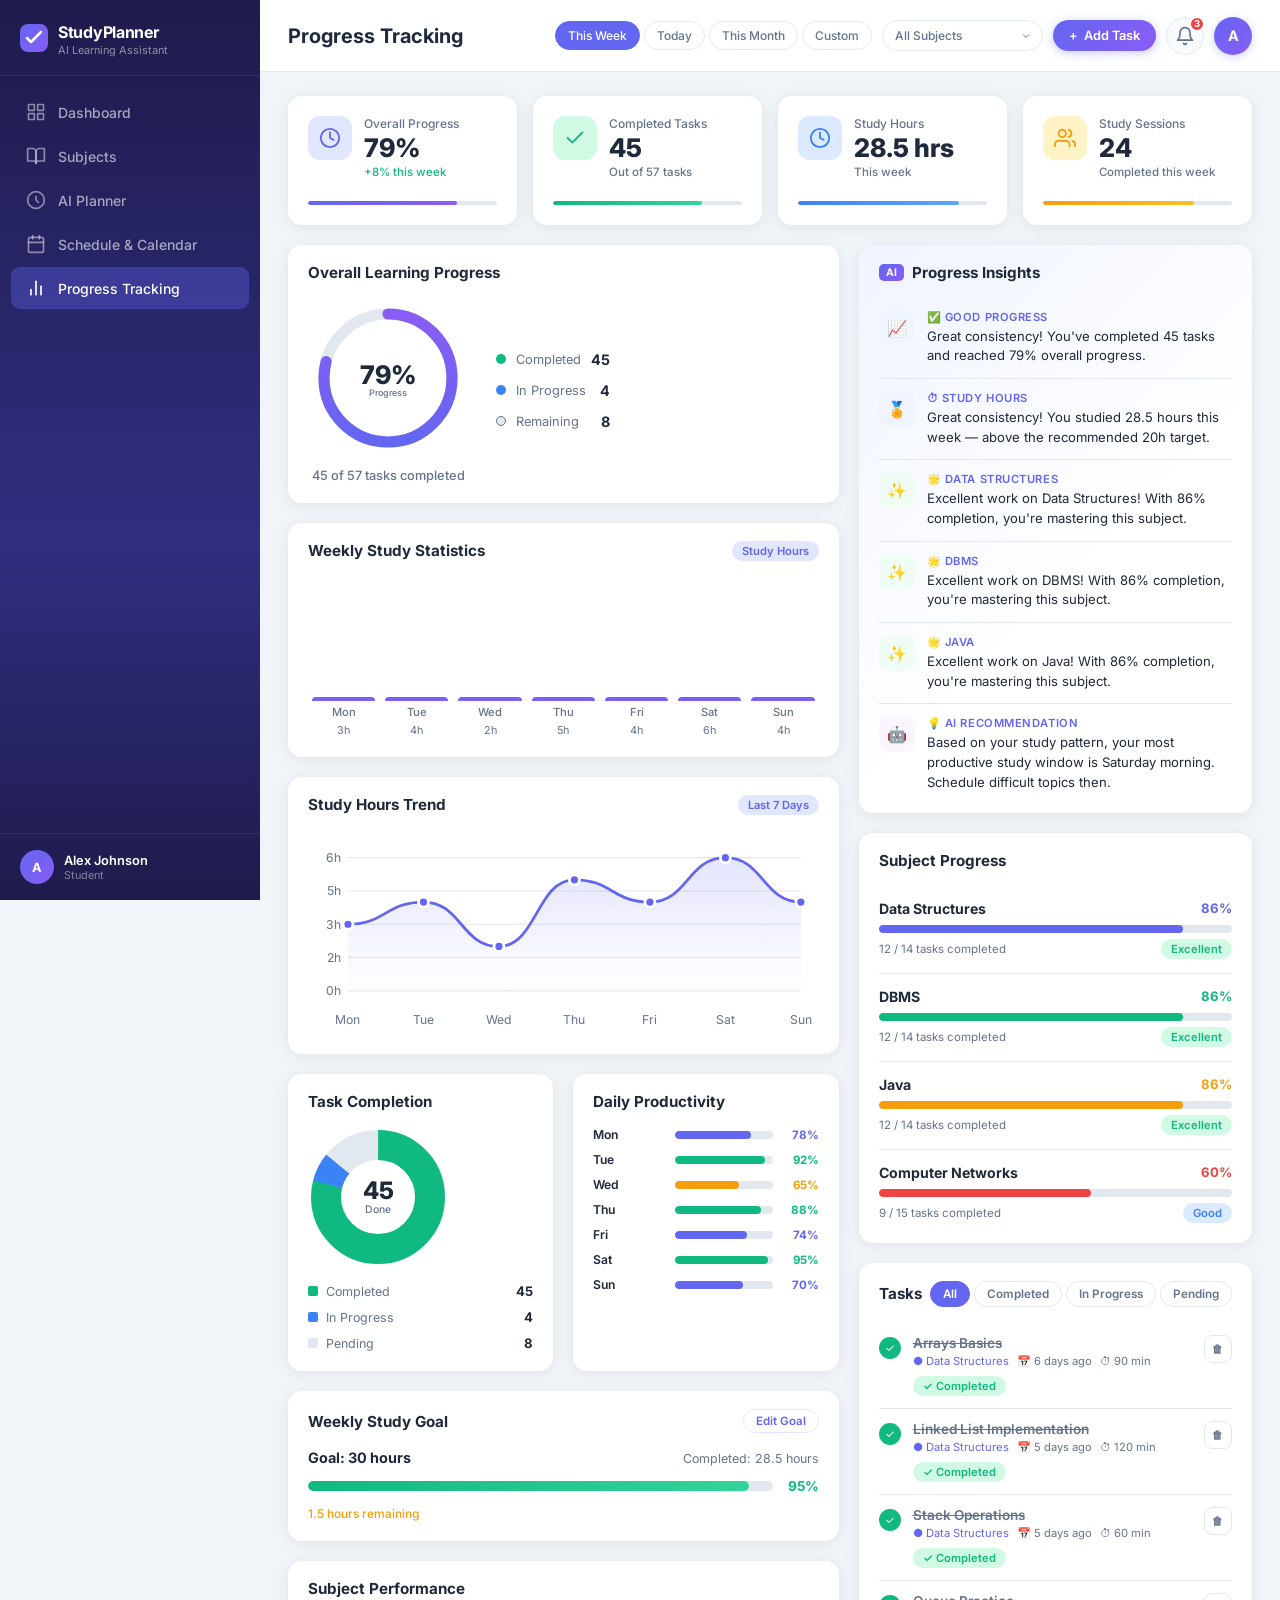
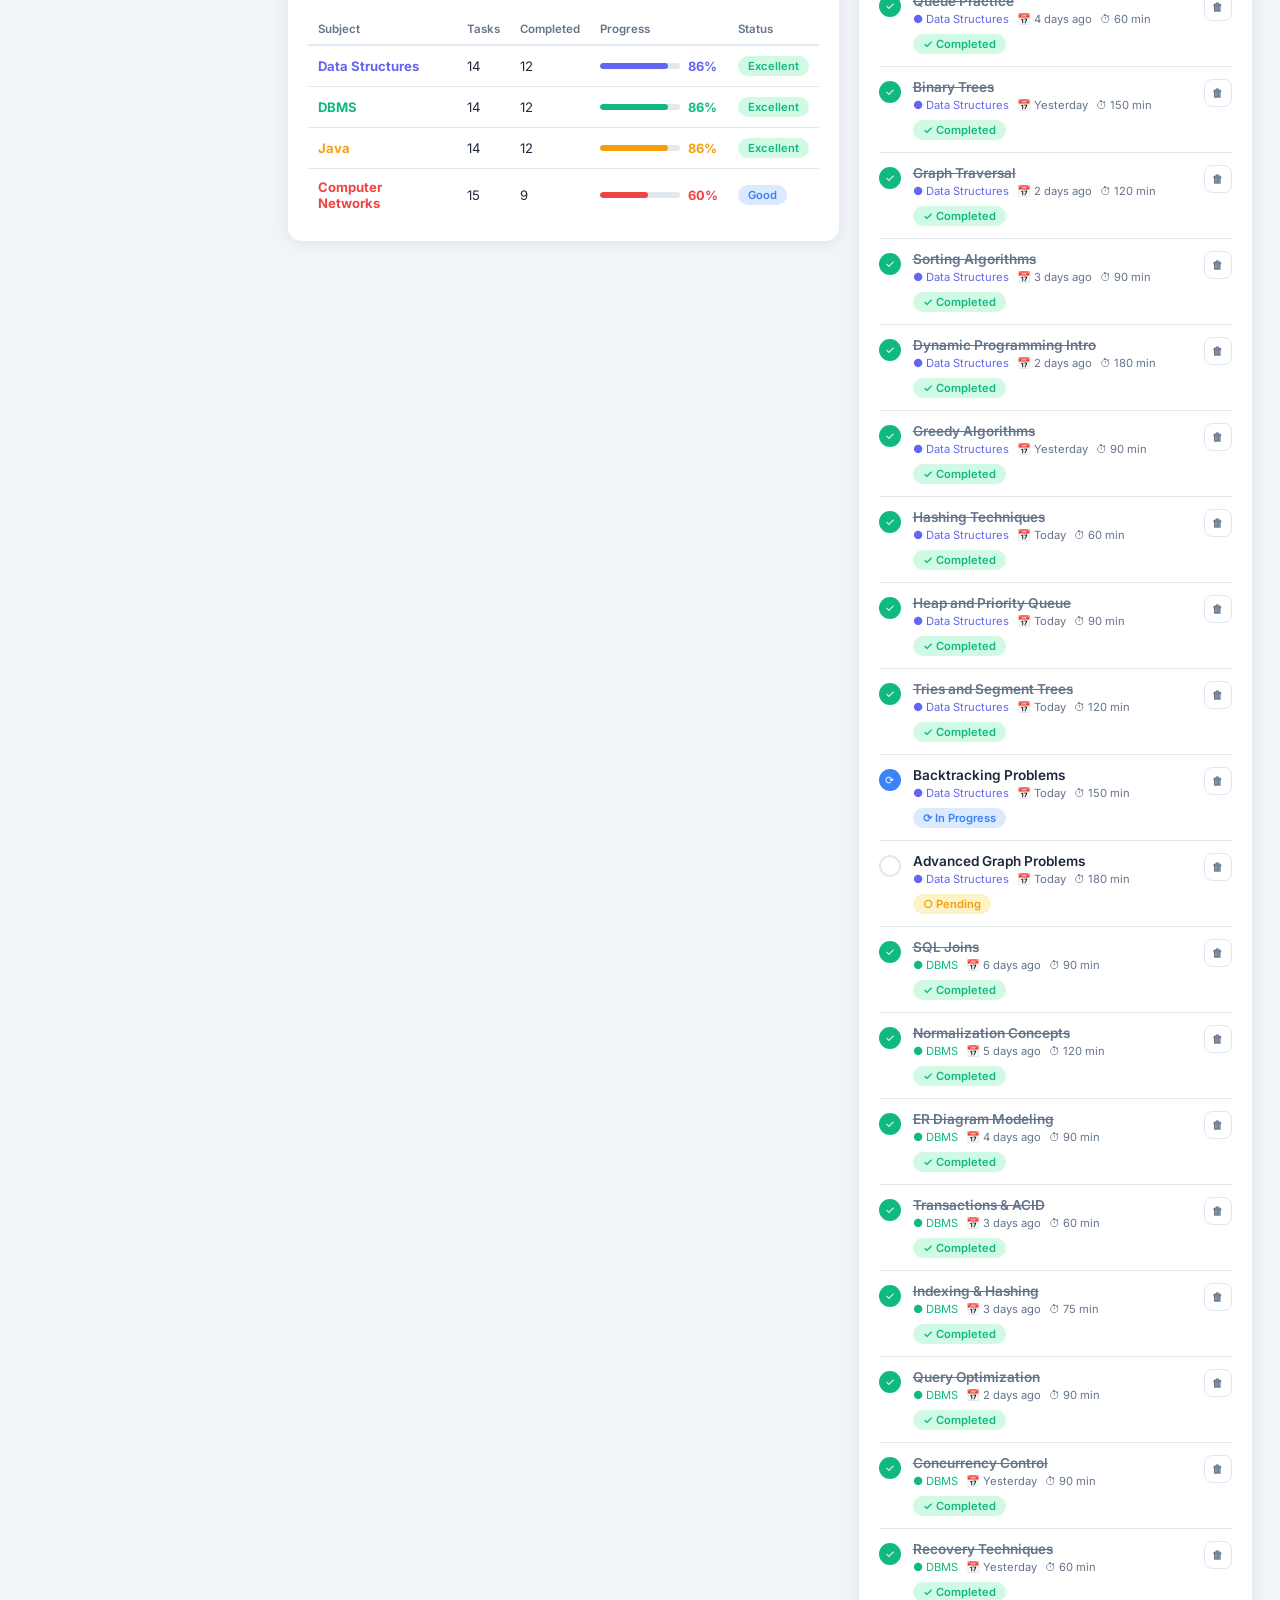
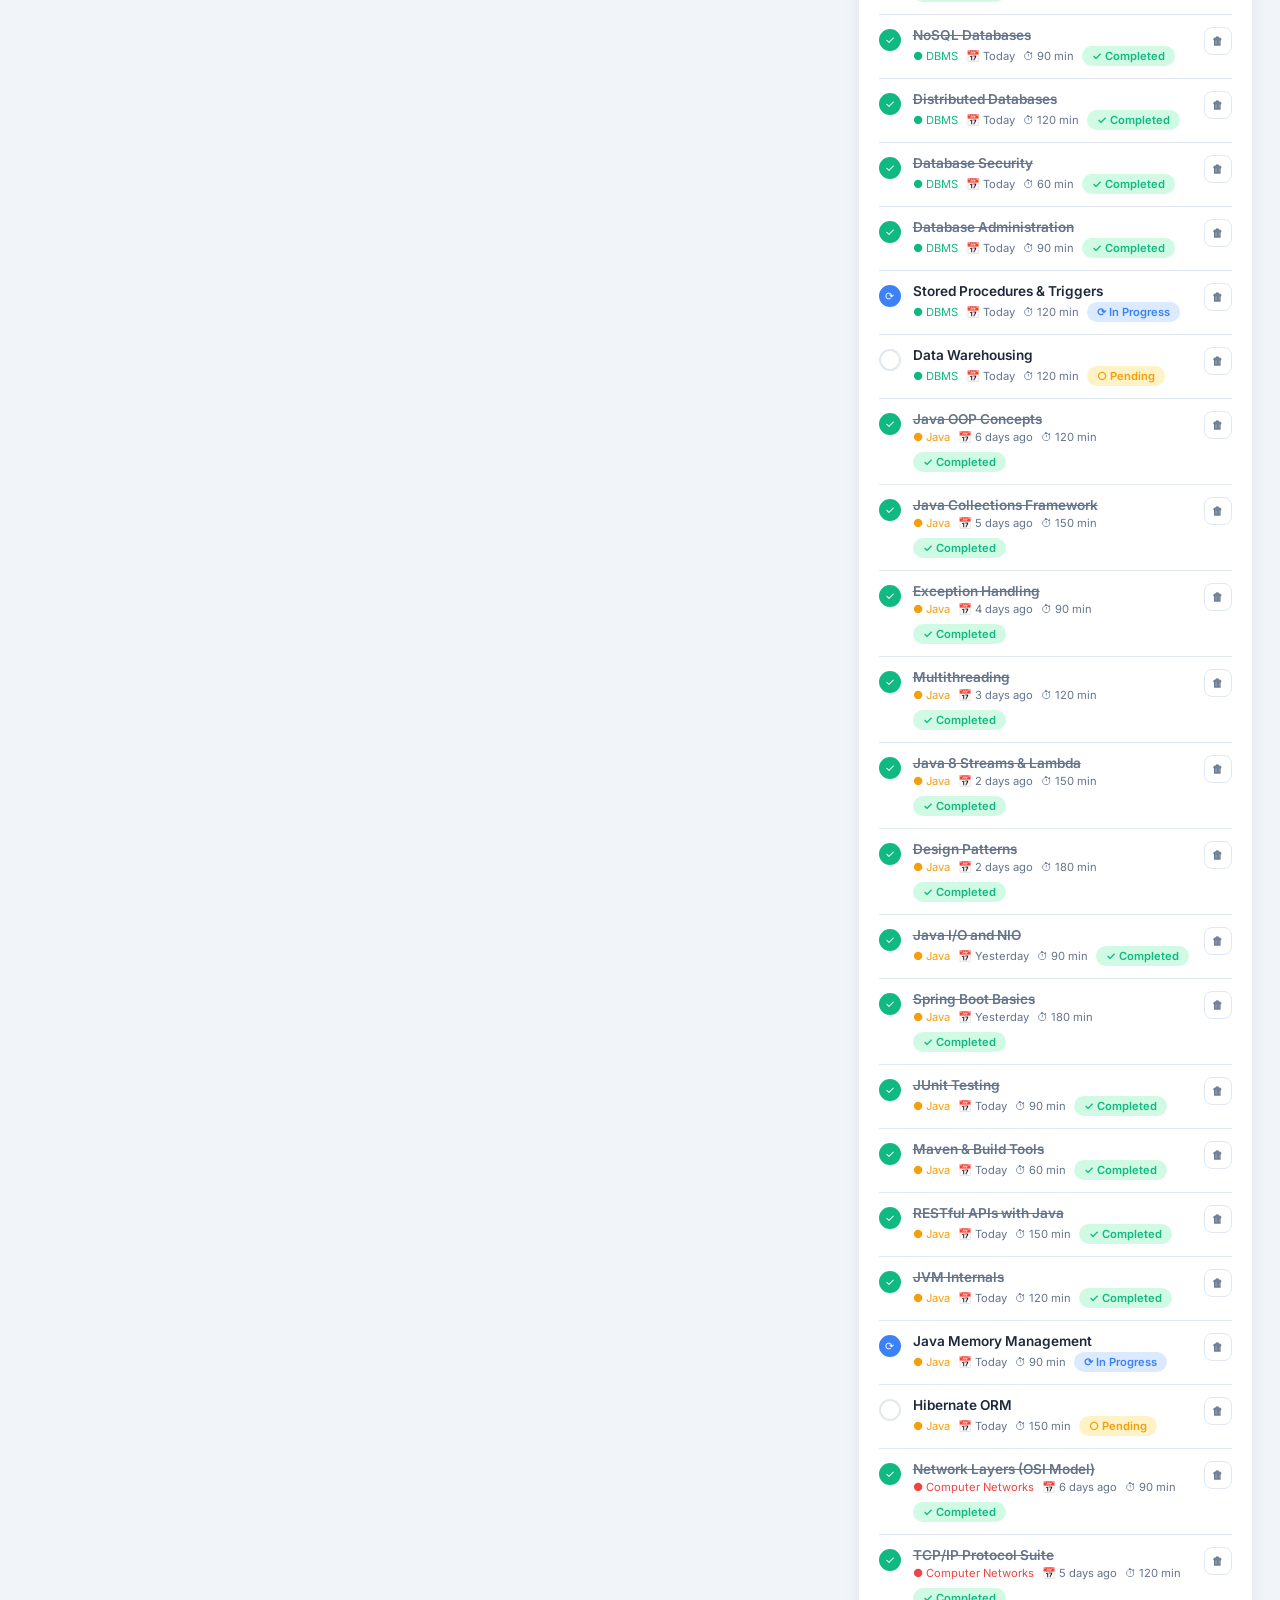
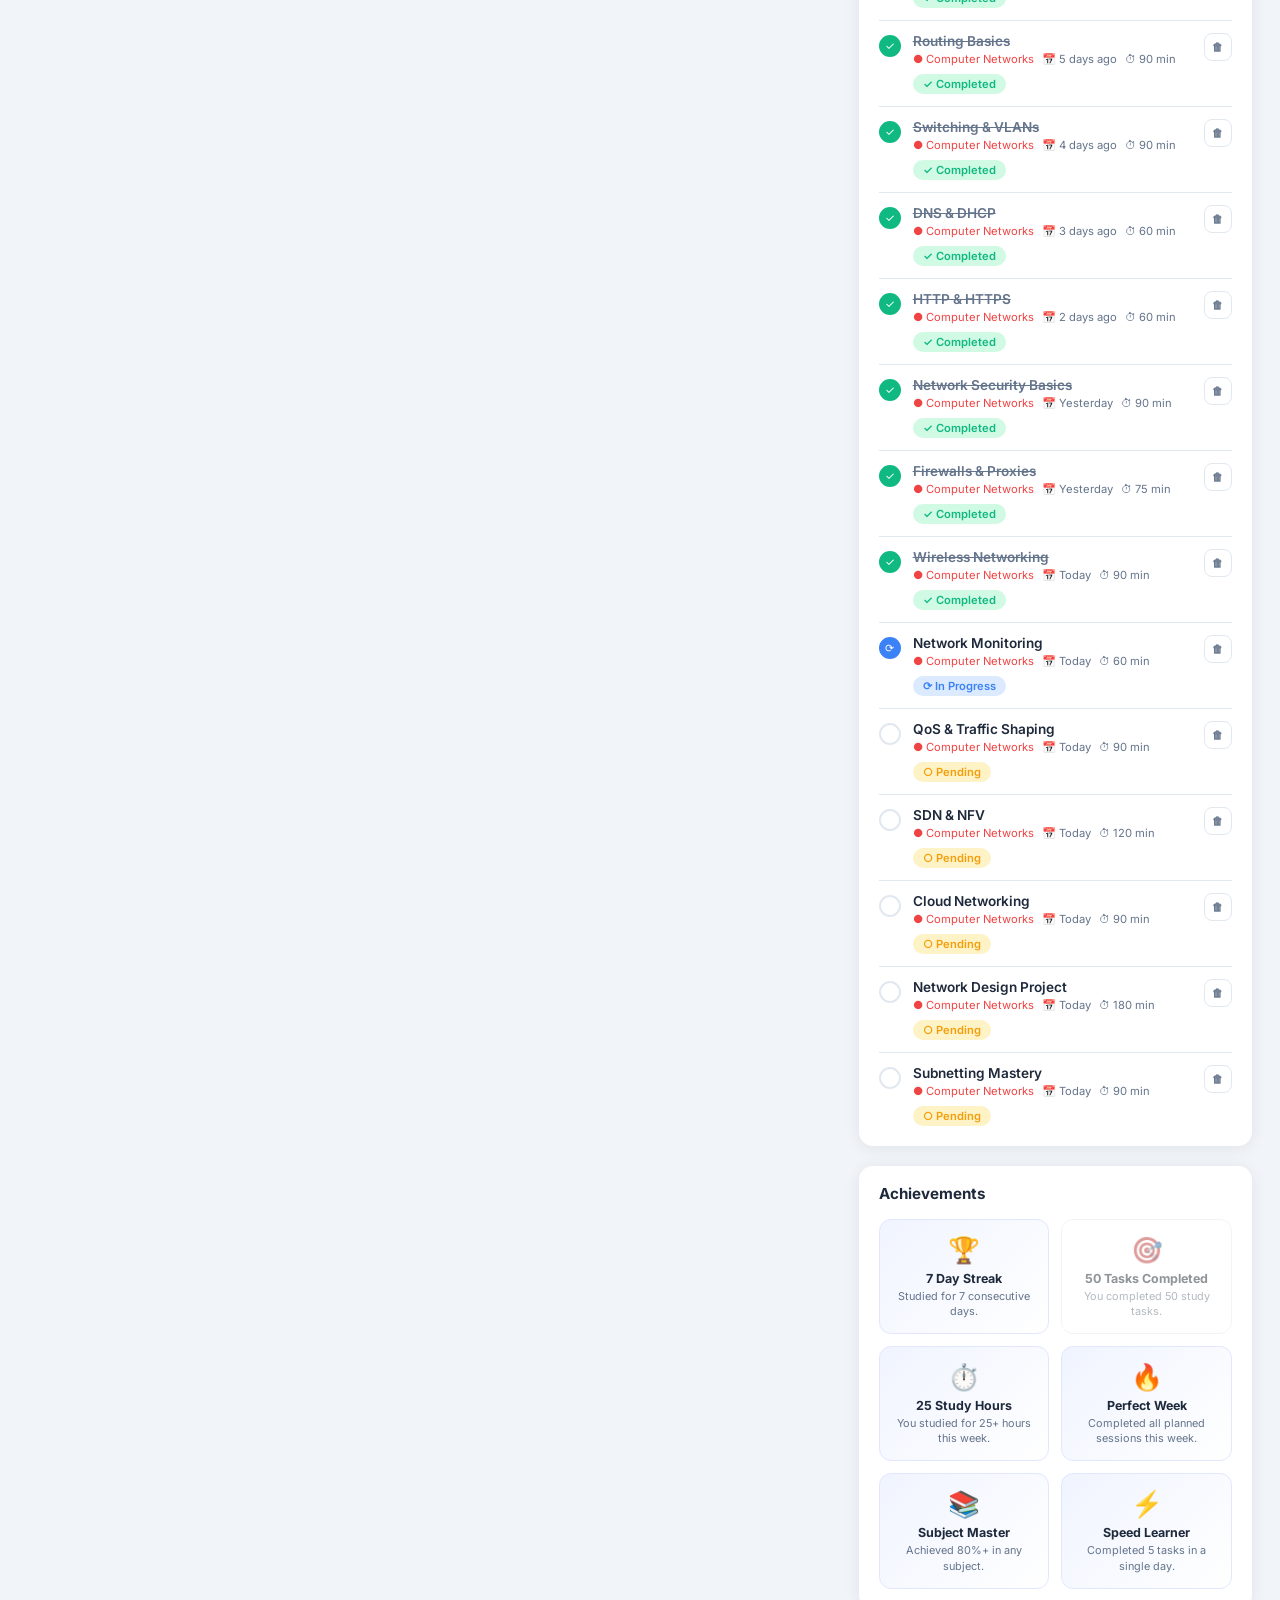
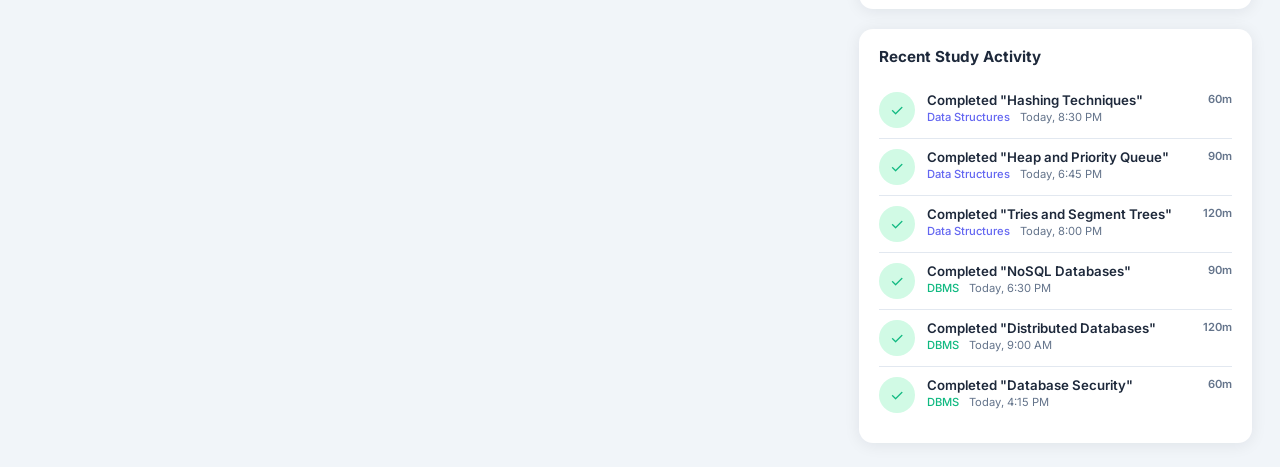
<file: Progress tracker/index.html>
<!DOCTYPE html>
<html lang="en">
<head>
  <meta charset="UTF-8" />
  <meta name="viewport" content="width=device-width, initial-scale=1.0" />
  <meta name="description" content="AI Study Planner - Progress Tracking Dashboard. Monitor your study performance, completed tasks and learning progress." />
  <title>Progress Tracking | StudyPlanner AI</title>
  <link rel="stylesheet" href="styles.css" />
  <link rel="preconnect" href="https://fonts.googleapis.com" />
  <link href="https://fonts.googleapis.com/css2?family=Inter:wght@300;400;500;600;700;800&display=swap" rel="stylesheet" />
</head>
<body>

  <!-- Sidebar -->
  <aside class="sidebar" id="sidebar" aria-label="Main Navigation">
    <div class="sidebar-header">
      <div class="logo-icon" aria-hidden="true">
        <svg width="28" height="28" viewBox="0 0 28 28" fill="none">
          <rect width="28" height="28" rx="8" fill="url(#logoGrad)"/>
          <path d="M7 14l4 4 10-10" stroke="#fff" stroke-width="2.5" stroke-linecap="round" stroke-linejoin="round"/>
          <defs>
            <linearGradient id="logoGrad" x1="0" y1="0" x2="28" y2="28" gradientUnits="userSpaceOnUse">
              <stop stop-color="#6366f1"/>
              <stop offset="1" stop-color="#8b5cf6"/>
            </linearGradient>
          </defs>
        </svg>
      </div>
      <div class="logo-text">
        <span class="logo-title">StudyPlanner</span>
        <span class="logo-subtitle">AI Learning Assistant</span>
      </div>
      <button class="sidebar-close" id="sidebarClose" aria-label="Close sidebar">&#10005;</button>
    </div>

    <nav class="sidebar-nav" aria-label="Dashboard Navigation">
      <ul>
        <li>
          <a href="#" class="nav-item" id="nav-dashboard" aria-label="Dashboard">
            <span class="nav-icon" aria-hidden="true">
              <svg width="20" height="20" viewBox="0 0 24 24" fill="none" stroke="currentColor" stroke-width="2" stroke-linecap="round" stroke-linejoin="round"><rect x="3" y="3" width="7" height="7"/><rect x="14" y="3" width="7" height="7"/><rect x="14" y="14" width="7" height="7"/><rect x="3" y="14" width="7" height="7"/></svg>
            </span>
            <span class="nav-label">Dashboard</span>
          </a>
        </li>
        <li>
          <a href="#" class="nav-item" id="nav-subjects" aria-label="Subjects">
            <span class="nav-icon" aria-hidden="true">
              <svg width="20" height="20" viewBox="0 0 24 24" fill="none" stroke="currentColor" stroke-width="2" stroke-linecap="round" stroke-linejoin="round"><path d="M2 3h6a4 4 0 0 1 4 4v14a3 3 0 0 0-3-3H2z"/><path d="M22 3h-6a4 4 0 0 0-4 4v14a3 3 0 0 1 3-3h7z"/></svg>
            </span>
            <span class="nav-label">Subjects</span>
          </a>
        </li>
        <li>
          <a href="#" class="nav-item" id="nav-planner" aria-label="AI Planner">
            <span class="nav-icon" aria-hidden="true">
              <svg width="20" height="20" viewBox="0 0 24 24" fill="none" stroke="currentColor" stroke-width="2" stroke-linecap="round" stroke-linejoin="round"><circle cx="12" cy="12" r="10"/><path d="M12 8v4l3 3"/></svg>
            </span>
            <span class="nav-label">AI Planner</span>
          </a>
        </li>
        <li>
          <a href="#" class="nav-item" id="nav-schedule" aria-label="Schedule and Calendar">
            <span class="nav-icon" aria-hidden="true">
              <svg width="20" height="20" viewBox="0 0 24 24" fill="none" stroke="currentColor" stroke-width="2" stroke-linecap="round" stroke-linejoin="round"><rect x="3" y="4" width="18" height="18" rx="2"/><line x1="16" y1="2" x2="16" y2="6"/><line x1="8" y1="2" x2="8" y2="6"/><line x1="3" y1="10" x2="21" y2="10"/></svg>
            </span>
            <span class="nav-label">Schedule &amp; Calendar</span>
          </a>
        </li>
        <li>
          <a href="#" class="nav-item active" id="nav-progress" aria-label="Progress Tracking" aria-current="page">
            <span class="nav-icon" aria-hidden="true">
              <svg width="20" height="20" viewBox="0 0 24 24" fill="none" stroke="currentColor" stroke-width="2" stroke-linecap="round" stroke-linejoin="round"><line x1="18" y1="20" x2="18" y2="10"/><line x1="12" y1="20" x2="12" y2="4"/><line x1="6" y1="20" x2="6" y2="14"/></svg>
            </span>
            <span class="nav-label">Progress Tracking</span>
          </a>
        </li>
      </ul>
    </nav>

    <div class="sidebar-footer">
      <div class="user-profile-mini">
        <div class="avatar-sm" aria-hidden="true">A</div>
        <div class="user-info-mini">
          <span class="user-name-mini">Alex Johnson</span>
          <span class="user-role-mini">Student</span>
        </div>
      </div>
    </div>
  </aside>

  <!-- Main Content -->
  <main class="main-content" id="mainContent">

    <!-- Top Header -->
    <header class="top-header" role="banner">
      <div class="header-left">
        <button class="hamburger" id="hamburgerBtn" aria-label="Toggle sidebar" aria-expanded="false">
          <span></span><span></span><span></span>
        </button>
        <div class="header-title-group">
          <h1 class="page-title">Progress Tracking</h1>
          <p class="page-subtitle">Track your study performance, completed tasks and learning progress.</p>
        </div>
      </div>
      <div class="header-right">
        <!-- Date Filter -->
        <div class="date-filter" role="group" aria-label="Date range filter">
          <button class="date-btn active" data-range="week" aria-pressed="true">This Week</button>
          <button class="date-btn" data-range="today" aria-pressed="false">Today</button>
          <button class="date-btn" data-range="month" aria-pressed="false">This Month</button>
          <button class="date-btn" data-range="custom" aria-pressed="false">Custom</button>
        </div>
        <!-- Subject Filter -->
        <div class="subject-filter-wrap">
          <label for="subjectFilter" class="sr-only">Filter by Subject</label>
          <select id="subjectFilter" class="subject-select" aria-label="Filter by Subject">
            <option value="all">All Subjects</option>
            <option value="Data Structures">Data Structures</option>
            <option value="DBMS">DBMS</option>
            <option value="Java">Java</option>
            <option value="Computer Networks">Computer Networks</option>
          </select>
        </div>
        <button class="add-task-btn" id="addTaskBtn" aria-label="Add new task">
          <span aria-hidden="true">+</span> Add Task
        </button>
        <button class="icon-btn" id="notifBtn" aria-label="Notifications">
          <svg width="20" height="20" viewBox="0 0 24 24" fill="none" stroke="currentColor" stroke-width="2" stroke-linecap="round" stroke-linejoin="round"><path d="M18 8A6 6 0 0 0 6 8c0 7-3 9-3 9h18s-3-2-3-9"/><path d="M13.73 21a2 2 0 0 1-3.46 0"/></svg>
          <span class="notif-badge" aria-label="3 notifications">3</span>
        </button>
        <div class="avatar" aria-label="User profile" role="img">A</div>
      </div>
    </header>

    <div class="content-wrapper">

      <!-- Overview Statistics -->
      <section class="stats-grid" aria-label="Overview Statistics">
        <div class="stat-card" id="statOverall">
          <div class="stat-card-icon bg-indigo" aria-hidden="true">
            <svg width="22" height="22" viewBox="0 0 24 24" fill="none" stroke="currentColor" stroke-width="2" stroke-linecap="round" stroke-linejoin="round"><circle cx="12" cy="12" r="10"/><path d="M12 6v6l4 2"/></svg>
          </div>
          <div class="stat-card-body">
            <p class="stat-label">Overall Progress</p>
            <p class="stat-value" id="statOverallVal">72%</p>
            <p class="stat-change positive" id="statOverallChange">+8% this week</p>
          </div>
          <div class="stat-mini-progress" aria-hidden="true">
            <div class="mini-progress-bar bg-indigo" id="miniProgressBar" style="width:72%"></div>
          </div>
        </div>
        <div class="stat-card" id="statTasks">
          <div class="stat-card-icon bg-green" aria-hidden="true">
            <svg width="22" height="22" viewBox="0 0 24 24" fill="none" stroke="currentColor" stroke-width="2" stroke-linecap="round" stroke-linejoin="round"><polyline points="20 6 9 17 4 12"/></svg>
          </div>
          <div class="stat-card-body">
            <p class="stat-label">Completed Tasks</p>
            <p class="stat-value" id="statTasksVal">34</p>
            <p class="stat-change neutral" id="statTasksChange">Out of 48 tasks</p>
          </div>
          <div class="stat-mini-progress" aria-hidden="true">
            <div class="mini-progress-bar bg-green" id="miniTasksBar" style="width:70%"></div>
          </div>
        </div>
        <div class="stat-card" id="statHours">
          <div class="stat-card-icon bg-blue" aria-hidden="true">
            <svg width="22" height="22" viewBox="0 0 24 24" fill="none" stroke="currentColor" stroke-width="2" stroke-linecap="round" stroke-linejoin="round"><circle cx="12" cy="12" r="10"/><polyline points="12 6 12 12 16 14"/></svg>
          </div>
          <div class="stat-card-body">
            <p class="stat-label">Study Hours</p>
            <p class="stat-value" id="statHoursVal">28.5 hrs</p>
            <p class="stat-change neutral" id="statHoursChange">This week</p>
          </div>
          <div class="stat-mini-progress" aria-hidden="true">
            <div class="mini-progress-bar bg-blue" id="miniHoursBar" style="width:85%"></div>
          </div>
        </div>
        <div class="stat-card" id="statSessions">
          <div class="stat-card-icon bg-orange" aria-hidden="true">
            <svg width="22" height="22" viewBox="0 0 24 24" fill="none" stroke="currentColor" stroke-width="2" stroke-linecap="round" stroke-linejoin="round"><path d="M17 21v-2a4 4 0 0 0-4-4H5a4 4 0 0 0-4 4v2"/><circle cx="9" cy="7" r="4"/><path d="M23 21v-2a4 4 0 0 0-3-3.87"/><path d="M16 3.13a4 4 0 0 1 0 7.75"/></svg>
          </div>
          <div class="stat-card-body">
            <p class="stat-label">Study Sessions</p>
            <p class="stat-value" id="statSessionsVal">24</p>
            <p class="stat-change neutral" id="statSessionsChange">Completed this week</p>
          </div>
          <div class="stat-mini-progress" aria-hidden="true">
            <div class="mini-progress-bar bg-orange" id="miniSessionsBar" style="width:80%"></div>
          </div>
        </div>
      </section>

      <!-- Main Dashboard Grid -->
      <div class="dashboard-grid">

        <!-- Left Column -->
        <div class="dashboard-col-left">

          <!-- Overall Progress Card -->
          <section class="card overall-progress-card" aria-labelledby="overallProgressTitle">
            <div class="card-header">
              <h2 class="card-title" id="overallProgressTitle">Overall Learning Progress</h2>
            </div>
            <div class="card-body overall-progress-body">
              <div class="circular-progress-wrap">
                <div class="circular-progress" id="circularProgress" role="progressbar" aria-valuenow="72" aria-valuemin="0" aria-valuemax="100" aria-label="Overall progress 72%">
                  <svg class="circular-svg" viewBox="0 0 200 200">
                    <circle class="circular-bg" cx="100" cy="100" r="80"/>
                    <circle class="circular-fill" id="circularFill" cx="100" cy="100" r="80"
                      stroke-dasharray="502.65"
                      stroke-dashoffset="502.65"
                      style="transition: stroke-dashoffset 1.5s ease"/>
                    <text x="100" y="95" text-anchor="middle" class="circular-pct" id="circularPct">72%</text>
                    <text x="100" y="118" text-anchor="middle" class="circular-lbl">Progress</text>
                  </svg>
                </div>
                <p class="progress-task-info" id="progressTaskInfo">34 of 48 tasks completed</p>
              </div>
              <div class="progress-stats">
                <div class="progress-stat-item">
                  <span class="dot dot-green" aria-hidden="true"></span>
                  <span class="ps-label">Completed</span>
                  <span class="ps-val" id="psCompleted">34</span>
                </div>
                <div class="progress-stat-item">
                  <span class="dot dot-blue" aria-hidden="true"></span>
                  <span class="ps-label">In Progress</span>
                  <span class="ps-val" id="psInProgress">8</span>
                </div>
                <div class="progress-stat-item">
                  <span class="dot dot-gray" aria-hidden="true"></span>
                  <span class="ps-label">Remaining</span>
                  <span class="ps-val" id="psRemaining">6</span>
                </div>
              </div>
            </div>
          </section>

          <!-- Weekly Study Statistics Chart -->
          <section class="card" aria-labelledby="weeklyChartTitle">
            <div class="card-header">
              <h2 class="card-title" id="weeklyChartTitle">Weekly Study Statistics</h2>
              <span class="card-badge">Study Hours</span>
            </div>
            <div class="card-body">
              <div class="chart-container" id="weeklyBarChart" aria-label="Weekly study hours bar chart" role="img"></div>
            </div>
          </section>

          <!-- Study Hours Trend -->
          <section class="card" aria-labelledby="trendChartTitle">
            <div class="card-header">
              <h2 class="card-title" id="trendChartTitle">Study Hours Trend</h2>
              <span class="card-badge">Last 7 Days</span>
            </div>
            <div class="card-body">
              <div class="chart-container" id="trendLineChart" aria-label="Study hours trend line chart" role="img"></div>
            </div>
          </section>

          <!-- Task Completion Chart + Daily Productivity -->
          <div class="two-col-grid">
            <section class="card" aria-labelledby="donutChartTitle">
              <div class="card-header">
                <h2 class="card-title" id="donutChartTitle">Task Completion</h2>
              </div>
              <div class="card-body donut-body">
                <div id="donutChart" aria-label="Task completion donut chart" role="img"></div>
                <div class="donut-legend" id="donutLegend"></div>
              </div>
            </section>
            <section class="card" aria-labelledby="dailyProdTitle">
              <div class="card-header">
                <h2 class="card-title" id="dailyProdTitle">Daily Productivity</h2>
              </div>
              <div class="card-body">
                <div id="dailyProductivity"></div>
              </div>
            </section>
          </div>

          <!-- Weekly Goal -->
          <section class="card" aria-labelledby="weeklyGoalTitle">
            <div class="card-header">
              <h2 class="card-title" id="weeklyGoalTitle">Weekly Study Goal</h2>
              <button class="edit-goal-btn" id="editGoalBtn" aria-label="Edit weekly goal">Edit Goal</button>
            </div>
            <div class="card-body weekly-goal-body">
              <div class="goal-info">
                <span class="goal-main" id="goalMain">Goal: 30 hours</span>
                <span class="goal-completed" id="goalCompleted">Completed: 28.5 hours</span>
              </div>
              <div class="goal-progress-wrap">
                <div class="goal-progress-bar-bg">
                  <div class="goal-progress-bar-fill" id="goalProgressFill" style="width:0%" role="progressbar" aria-valuenow="95" aria-valuemin="0" aria-valuemax="100" aria-label="Weekly goal progress"></div>
                </div>
                <span class="goal-pct" id="goalPct">95%</span>
              </div>
              <p class="goal-remaining" id="goalRemaining">1.5 hours remaining</p>
            </div>
          </section>

          <!-- Subject Performance Table -->
          <section class="card" aria-labelledby="perfTableTitle">
            <div class="card-header">
              <h2 class="card-title" id="perfTableTitle">Subject Performance</h2>
            </div>
            <div class="card-body table-wrap">
              <table class="perf-table" id="perfTable" aria-label="Subject performance table">
                <thead>
                  <tr>
                    <th scope="col">Subject</th>
                    <th scope="col">Tasks</th>
                    <th scope="col">Completed</th>
                    <th scope="col">Progress</th>
                    <th scope="col">Status</th>
                  </tr>
                </thead>
                <tbody id="perfTableBody"></tbody>
              </table>
            </div>
          </section>

        </div>

        <!-- Right Column -->
        <div class="dashboard-col-right">

          <!-- AI Insights -->
          <section class="card ai-insights-card" aria-labelledby="aiInsightsTitle">
            <div class="card-header">
              <h2 class="card-title" id="aiInsightsTitle">
                <span class="ai-badge" aria-hidden="true">AI</span> Progress Insights
              </h2>
            </div>
            <div class="card-body" id="aiInsightsBody"></div>
          </section>

          <!-- Subject Progress -->
          <section class="card" aria-labelledby="subjectProgressTitle">
            <div class="card-header">
              <h2 class="card-title" id="subjectProgressTitle">Subject Progress</h2>
            </div>
            <div class="card-body" id="subjectProgressCards"></div>
          </section>

          <!-- Completed Tasks -->
          <section class="card" aria-labelledby="completedTasksTitle">
            <div class="card-header">
              <h2 class="card-title" id="completedTasksTitle">Tasks</h2>
              <div class="task-filters" role="group" aria-label="Task filter">
                <button class="filter-btn active" data-filter="all" aria-pressed="true">All</button>
                <button class="filter-btn" data-filter="completed" aria-pressed="false">Completed</button>
                <button class="filter-btn" data-filter="in-progress" aria-pressed="false">In Progress</button>
                <button class="filter-btn" data-filter="pending" aria-pressed="false">Pending</button>
              </div>
            </div>
            <div class="card-body" id="taskListContainer"></div>
          </section>

          <!-- Achievements -->
          <section class="card" aria-labelledby="achievementsTitle">
            <div class="card-header">
              <h2 class="card-title" id="achievementsTitle">Achievements</h2>
            </div>
            <div class="card-body achievements-grid" id="achievementsGrid"></div>
          </section>

          <!-- Recent Activity -->
          <section class="card" aria-labelledby="activityTitle">
            <div class="card-header">
              <h2 class="card-title" id="activityTitle">Recent Study Activity</h2>
            </div>
            <div class="card-body" id="recentActivity"></div>
          </section>

        </div>

      </div>
    </div>

  </main>

  <!-- Add Task Modal -->
  <div class="modal-overlay" id="addTaskModal" role="dialog" aria-modal="true" aria-labelledby="modalTitle" aria-hidden="true">
    <div class="modal-card">
      <div class="modal-header">
        <h2 class="modal-title" id="modalTitle">Add New Task</h2>
        <button class="modal-close" id="modalClose" aria-label="Close modal">&#10005;</button>
      </div>
      <form id="addTaskForm" novalidate>
        <div class="form-group">
          <label for="taskName">Task Name</label>
          <input type="text" id="taskName" name="taskName" placeholder="Enter task name" required autocomplete="off" />
        </div>
        <div class="form-group">
          <label for="taskSubject">Subject</label>
          <select id="taskSubject" name="taskSubject" required>
            <option value="">Select Subject</option>
            <option value="Data Structures">Data Structures</option>
            <option value="DBMS">DBMS</option>
            <option value="Java">Java</option>
            <option value="Computer Networks">Computer Networks</option>
          </select>
        </div>
        <div class="form-row">
          <div class="form-group">
            <label for="taskDuration">Duration (minutes)</label>
            <input type="number" id="taskDuration" name="taskDuration" placeholder="60" min="1" max="480" required />
          </div>
          <div class="form-group">
            <label for="taskDate">Date</label>
            <input type="date" id="taskDate" name="taskDate" required />
          </div>
        </div>
        <div class="form-group">
          <label for="taskStatus">Status</label>
          <select id="taskStatus" name="taskStatus" required>
            <option value="pending">Pending</option>
            <option value="in-progress">In Progress</option>
            <option value="completed">Completed</option>
          </select>
        </div>
        <div class="modal-actions">
          <button type="button" class="btn-cancel" id="modalCancel">Cancel</button>
          <button type="submit" class="btn-save" id="modalSave">Save Task</button>
        </div>
      </form>
    </div>
  </div>

  <!-- Edit Goal Modal -->
  <div class="modal-overlay" id="editGoalModal" role="dialog" aria-modal="true" aria-labelledby="goalModalTitle" aria-hidden="true">
    <div class="modal-card modal-sm">
      <div class="modal-header">
        <h2 class="modal-title" id="goalModalTitle">Edit Weekly Goal</h2>
        <button class="modal-close" id="goalModalClose" aria-label="Close goal modal">&#10005;</button>
      </div>
      <form id="editGoalForm" novalidate>
        <div class="form-group">
          <label for="goalHours">Weekly Goal (hours)</label>
          <input type="number" id="goalHours" name="goalHours" placeholder="30" min="1" max="168" required />
        </div>
        <div class="modal-actions">
          <button type="button" class="btn-cancel" id="goalModalCancel">Cancel</button>
          <button type="submit" class="btn-save">Update Goal</button>
        </div>
      </form>
    </div>
  </div>

  <!-- Toast Container -->
  <div class="toast-container" id="toastContainer" aria-live="polite" aria-atomic="true"></div>

  <!-- Sidebar Overlay -->
  <div class="sidebar-overlay" id="sidebarOverlay" aria-hidden="true"></div>

  <script src="app.js"></script>
</body>
</html>
</file>
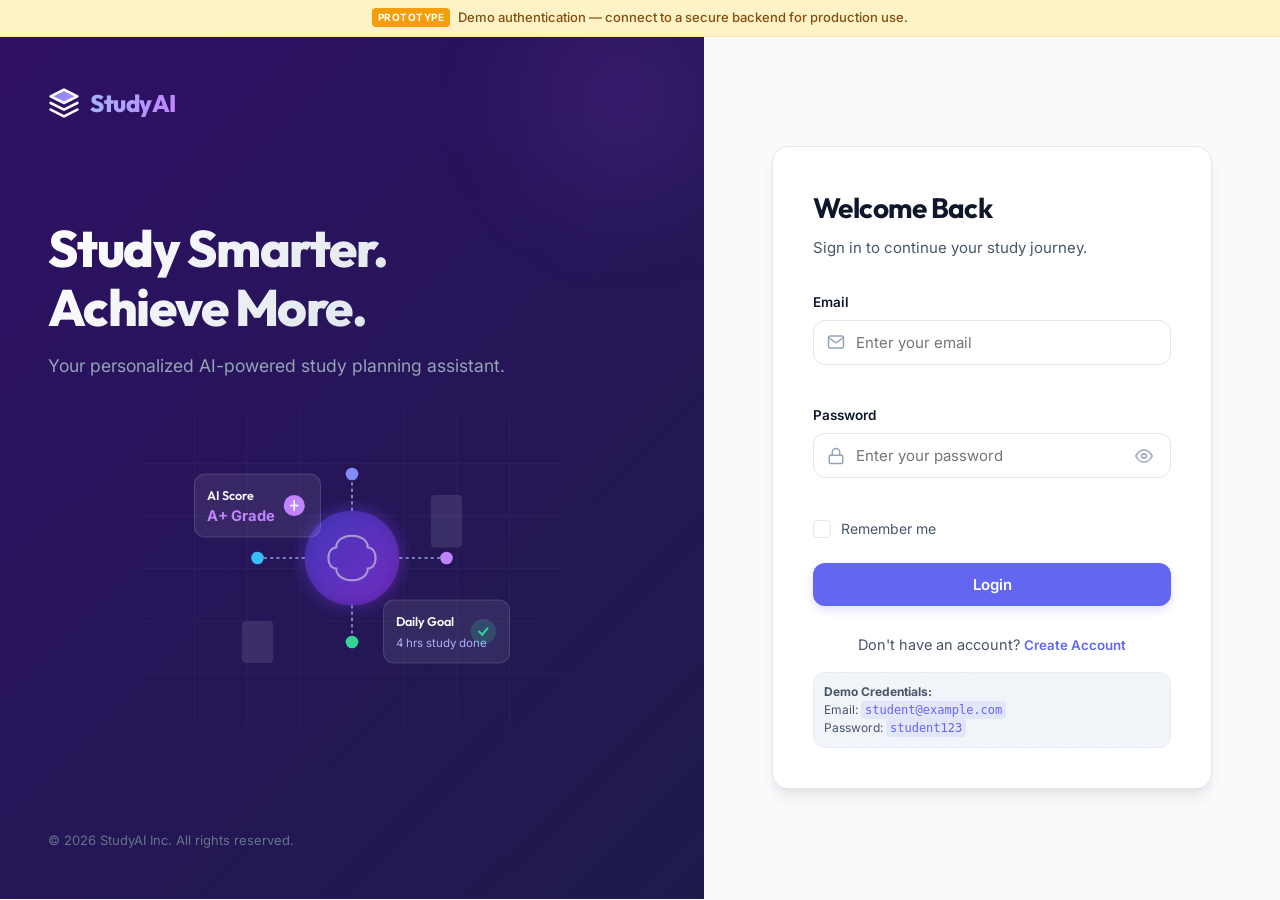
<file: User & Authentication/user-authentication/index.html>
<!DOCTYPE html>
<html lang="en" data-theme="light">
<head>
  <meta charset="UTF-8">
  <meta name="viewport" content="width=device-width, initial-scale=1.0">
  <title>AI Study Planner - Smart User Authentication</title>
  <meta name="description" content="Secure, responsive user authentication and profile module for AI Study Planner.">
  <link rel="preconnect" href="https://fonts.googleapis.com">
  <link rel="preconnect" href="https://fonts.gstatic.com" crossorigin>
  <link href="https://fonts.googleapis.com/css2?family=Inter:wght@300;400;500;600;700&family=Outfit:wght@400;500;600;700;800&display=swap" rel="stylesheet">
  <link rel="stylesheet" href="styles.css">
</head>
<body>

  <!-- Demo Disclaimer Banner -->
  <div class="disclaimer-banner" role="status" aria-label="Demo Prototype Note">
    <div class="disclaimer-content">
      <span class="badge">PROTOTYPE</span>
      <span>Demo authentication — connect to a secure backend for production use.</span>
    </div>
  </div>

  <!-- Main View Container -->
  <main id="app-container">

    <!-- AUTH SECTION (Login & Signup) -->
    <section id="auth-section" class="auth-container">
      
      <!-- Left side: Branding -->
      <div class="auth-branding">
        <div class="branding-header">
          <div class="logo">
            <svg class="logo-icon" viewBox="0 0 24 24" fill="none" xmlns="http://www.w3.org/2000/svg">
              <path d="M12 2L2 7L12 12L22 7L12 2Z" fill="url(#logo-grad)" stroke="currentColor" stroke-width="2" stroke-linecap="round" stroke-linejoin="round"/>
              <path d="M2 17L12 22L22 17" stroke="currentColor" stroke-width="2" stroke-linecap="round" stroke-linejoin="round"/>
              <path d="M2 12L12 17L22 12" stroke="currentColor" stroke-width="2" stroke-linecap="round" stroke-linejoin="round"/>
              <defs>
                <linearGradient id="logo-grad" x1="2" y1="2" x2="22" y2="22" gradientUnits="userSpaceOnUse">
                  <stop stop-color="#818cf8"/>
                  <stop offset="1" stop-color="#c084fc"/>
                </linearGradient>
              </defs>
            </svg>
            <span class="logo-text">StudyAI</span>
          </div>
        </div>

        <div class="branding-body">
          <h1 class="branding-title" data-i18n="branding-title" data-i18n-html="true">Study Smarter.<br>Achieve More.</h1>
          <p class="branding-subtitle" data-i18n="branding-subtitle">Your personalized AI-powered study planning assistant.</p>
          
          <!-- Premium Educational / AI Visual Illustration -->
          <div class="branding-illustration">
            <svg class="illustration-svg" viewBox="0 0 400 300" fill="none" xmlns="http://www.w3.org/2000/svg">
              <!-- Grid background -->
              <path d="M0 50 H400 M0 100 H400 M0 150 H400 M0 200 H400 M0 250 H400 M50 0 V300 M100 0 V300 M150 0 V300 M200 0 V300 M250 0 V300 M300 0 V300 M350 0 V300" stroke="rgba(255, 255, 255, 0.03)" stroke-width="1"/>
              
              <!-- Floating AI Brain Nodes -->
              <g class="floating-brain" opacity="0.85">
                <circle cx="200" cy="140" r="45" fill="url(#brain-grad)" filter="url(#glow)"/>
                <path d="M185 130 C185 115, 215 115, 215 130 C225 130, 225 150, 215 150 C215 165, 185 165, 185 150 C175 150, 175 130, 185 130 Z" stroke="rgba(255, 255, 255, 0.6)" stroke-width="2" fill="none"/>
                <!-- Node lines -->
                <line x1="200" y1="95" x2="200" y2="60" stroke="#a5b4fc" stroke-width="1.5" stroke-dasharray="3 3"/>
                <line x1="245" y1="140" x2="290" y2="140" stroke="#a5b4fc" stroke-width="1.5" stroke-dasharray="3 3"/>
                <line x1="155" y1="140" x2="110" y2="140" stroke="#a5b4fc" stroke-width="1.5" stroke-dasharray="3 3"/>
                <line x1="200" y1="185" x2="200" y2="220" stroke="#a5b4fc" stroke-width="1.5" stroke-dasharray="3 3"/>
              </g>

              <!-- Node points -->
              <circle class="pulse-node" cx="200" cy="60" r="6" fill="#818cf8"/>
              <circle class="pulse-node" cx="290" cy="140" r="6" fill="#c084fc"/>
              <circle class="pulse-node" cx="110" cy="140" r="6" fill="#38bdf8"/>
              <circle class="pulse-node" cx="200" cy="220" r="6" fill="#34d399"/>

              <!-- Graph bar lines representation -->
              <rect x="95" y="200" width="30" height="40" rx="4" fill="rgba(255, 255, 255, 0.1)"/>
              <rect x="275" y="80" width="30" height="50" rx="4" fill="rgba(255, 255, 255, 0.1)"/>
              
              <!-- Floating stats card simulation -->
              <g class="floating-card-1">
                <rect x="230" y="180" width="120" height="60" rx="10" fill="rgba(255, 255, 255, 0.08)" stroke="rgba(255, 255, 255, 0.15)" stroke-width="1"/>
                <text x="242" y="205" fill="#f8fafc" font-family="'Outfit', sans-serif" font-size="12" font-weight="600">Daily Goal</text>
                <text x="242" y="225" fill="#a5b4fc" font-family="'Inter', sans-serif" font-size="11">4 hrs study done</text>
                <circle cx="325" cy="210" r="12" fill="#34d399" opacity="0.2"/>
                <path d="M321 210 L324 213 L329 207" stroke="#34d399" stroke-width="2" stroke-linecap="round"/>
              </g>

              <g class="floating-card-2">
                <rect x="50" y="60" width="120" height="60" rx="10" fill="rgba(255, 255, 255, 0.08)" stroke="rgba(255, 255, 255, 0.15)" stroke-width="1"/>
                <text x="62" y="85" fill="#f8fafc" font-family="'Outfit', sans-serif" font-size="12" font-weight="600">AI Score</text>
                <text x="62" y="105" fill="#c084fc" font-family="'Inter', sans-serif" font-size="14" font-weight="700">A+ Grade</text>
                <circle cx="145" cy="90" r="10" fill="#c084fc"/>
                <path d="M145 85 V95 M141 90 H149" stroke="#fff" stroke-width="1.5"/>
              </g>

              <!-- Gradients & Filters -->
              <defs>
                <linearGradient id="brain-grad" x1="155" y1="95" x2="245" y2="185" gradientUnits="userSpaceOnUse">
                  <stop offset="0%" stop-color="#4f46e5" stop-opacity="0.6"/>
                  <stop offset="100%" stop-color="#9333ea" stop-opacity="0.6"/>
                </linearGradient>
                <filter id="glow" x="145" y="85" width="110" height="110" filterUnits="userSpaceOnUse">
                  <feGaussianBlur stdDeviation="8" result="blur"/>
                  <feComposite in="SourceGraphic" in2="blur" operator="over"/>
                </filter>
              </defs>
            </svg>
          </div>
        </div>

        <div class="branding-footer">
          <p>© 2026 StudyAI Inc. All rights reserved.</p>
        </div>
      </div>

      <!-- Right side: Content Area containing active form -->
      <div class="auth-form-container">
        
        <!-- LOGIN CARD -->
        <div id="login-card" class="auth-card active">
          <div class="card-header">
            <h2 class="card-title" data-i18n="login-title">Welcome Back</h2>
            <p class="card-subtitle" data-i18n="login-subtitle">Sign in to continue your study journey.</p>
          </div>

          <form id="login-form" novalidate>
            <!-- Email Input -->
            <div class="form-group">
              <label for="login-email" data-i18n="login-email-label">Email</label>
              <div class="input-wrapper">
                <svg class="input-icon" viewBox="0 0 24 24" fill="none" stroke="currentColor" stroke-width="2"><path d="M4 4h16c1.1 0 2 .9 2 2v12c0 1.1-.9 2-2 2H4c-1.1 0-2-.9-2-2V6c0-1.1.9-2 2-2z"/><polyline points="22,6 12,13 2,6"/></svg>
                <input type="email" id="login-email" placeholder="Enter your email" required data-i18n="login-email-placeholder">
              </div>
              <span class="error-msg" id="login-email-error" aria-live="polite"></span>
            </div>

            <!-- Password Input -->
            <div class="form-group">
              <label for="login-password" data-i18n="login-password-label">Password</label>
              <div class="input-wrapper">
                <svg class="input-icon" viewBox="0 0 24 24" fill="none" stroke="currentColor" stroke-width="2"><rect x="3" y="11" width="18" height="11" rx="2" ry="2"/><path d="M7 11V7a5 5 0 0 1 10 0v4"/></svg>
                <input type="password" id="login-password" placeholder="Enter your password" required data-i18n="login-password-placeholder">
                <button type="button" class="password-toggle" data-target="login-password" aria-label="Toggle password visibility">
                  <svg class="eye-icon eye-open" viewBox="0 0 24 24" fill="none" stroke="currentColor" stroke-width="2"><path d="M1 12s4-8 11-8 11 8 11 8-4 8-11 8-11-8-11-8z"/><circle cx="12" cy="12" r="3"/></svg>
                  <svg class="eye-icon eye-closed hidden" viewBox="0 0 24 24" fill="none" stroke="currentColor" stroke-width="2"><path d="M17.94 17.94A10.07 10.07 0 0 1 12 20c-7 0-11-8-11-8a18.45 18.45 0 0 1 5.06-5.94M9.9 4.24A9.12 9.12 0 0 1 12 4c7 0 11 8 11 8a18.5 18.5 0 0 1-2.16 3.19m-6.72-1.07a3 3 0 1 1-4.24-4.24"/><line x1="1" y1="1" x2="23" y2="23"/></svg>
                </button>
              </div>
              <span class="error-msg" id="login-password-error" aria-live="polite"></span>
            </div>

            <!-- Remember me & Actions -->
            <div class="form-options">
              <label class="checkbox-container">
                <input type="checkbox" id="login-remember">
                <span class="checkmark"></span>
                <span data-i18n="login-remember-label">Remember me</span>
              </label>
            </div>

            <!-- Submit Button -->
            <button type="submit" class="btn btn-primary btn-block">
              <span data-i18n="login-btn">Login</span>
              <svg class="btn-spinner hidden" viewBox="0 0 50 50"><circle class="path" cx="25" cy="25" r="20" fill="none" stroke-width="5"></circle></svg>
            </button>
          </form>

          <div class="card-footer">
            <p><span data-i18n="login-footer-text">Don't have an account?</span> <button type="button" class="btn-link" id="go-to-signup" data-i18n="login-create-account">Create Account</button></p>
            <div class="demo-credentials-box">
              <strong>Demo Credentials:</strong><br>
              Email: <code>student@example.com</code><br>
              Password: <code>student123</code>
            </div>
          </div>
        </div>

        <!-- SIGNUP CARD -->
        <div id="signup-card" class="auth-card">
          <div class="card-header">
            <h2 class="card-title" data-i18n="signup-title">Create Your Account</h2>
            <p class="card-subtitle" data-i18n="signup-subtitle">Start planning your studies with AI.</p>
          </div>

          <form id="signup-form" novalidate>
            <!-- Full Name Input -->
            <div class="form-group">
              <label for="signup-name" data-i18n="signup-name-label">Full Name</label>
              <div class="input-wrapper">
                <svg class="input-icon" viewBox="0 0 24 24" fill="none" stroke="currentColor" stroke-width="2"><path d="M20 21v-2a4 4 0 0 0-4-4H8a4 4 0 0 0-4 4v2"/><circle cx="12" cy="7" r="4"/></svg>
                <input type="text" id="signup-name" placeholder="Enter your full name" required data-i18n="signup-name-placeholder">
              </div>
              <span class="error-msg" id="signup-name-error" aria-live="polite"></span>
            </div>

            <!-- Email Input -->
            <div class="form-group">
              <label for="signup-email" data-i18n="signup-email-label">Email Address</label>
              <div class="input-wrapper">
                <svg class="input-icon" viewBox="0 0 24 24" fill="none" stroke="currentColor" stroke-width="2"><path d="M4 4h16c1.1 0 2 .9 2 2v12c0 1.1-.9 2-2 2H4c-1.1 0-2-.9-2-2V6c0-1.1.9-2 2-2z"/><polyline points="22,6 12,13 2,6"/></svg>
                <input type="email" id="signup-email" placeholder="Enter your email" required data-i18n="signup-email-placeholder">
              </div>
              <span class="error-msg" id="signup-email-error" aria-live="polite"></span>
            </div>

            <!-- Password Input -->
            <div class="form-group">
              <label for="signup-password" data-i18n="signup-password-label">Password</label>
              <div class="input-wrapper">
                <svg class="input-icon" viewBox="0 0 24 24" fill="none" stroke="currentColor" stroke-width="2"><rect x="3" y="11" width="18" height="11" rx="2" ry="2"/><path d="M7 11V7a5 5 0 0 1 10 0v4"/></svg>
                <input type="password" id="signup-password" placeholder="Create a password" required data-i18n="signup-password-placeholder">
                <button type="button" class="password-toggle" data-target="signup-password" aria-label="Toggle password visibility">
                  <svg class="eye-icon eye-open" viewBox="0 0 24 24" fill="none" stroke="currentColor" stroke-width="2"><path d="M1 12s4-8 11-8 11 8 11 8-4 8-11 8-11-8-11-8z"/><circle cx="12" cy="12" r="3"/></svg>
                  <svg class="eye-icon eye-closed hidden" viewBox="0 0 24 24" fill="none" stroke="currentColor" stroke-width="2"><path d="M17.94 17.94A10.07 10.07 0 0 1 12 20c-7 0-11-8-11-8a18.45 18.45 0 0 1 5.06-5.94M9.9 4.24A9.12 9.12 0 0 1 12 4c7 0 11 8 11 8a18.5 18.5 0 0 1-2.16 3.19m-6.72-1.07a3 3 0 1 1-4.24-4.24"/><line x1="1" y1="1" x2="23" y2="23"/></svg>
                </button>
              </div>
              
              <!-- Password Strength Component -->
              <div class="password-strength-container">
                <div class="strength-labels">
                  <span data-i18n="signup-strength-title">Password Strength</span>
                  <span id="strength-status-text" class="strength-text-weak">Weak</span>
                </div>
                <div class="strength-bar-bg">
                  <div id="strength-bar" class="strength-bar-weak"></div>
                </div>
                <ul class="strength-feedback" id="strength-feedback-list">
                  <li id="req-length" class="req-failed" data-i18n="signup-req-length">Min 6 characters</li>
                  <li id="req-case" class="req-failed" data-i18n="signup-req-case">Uppercase & Lowercase</li>
                  <li id="req-num-spec" class="req-failed" data-i18n="signup-req-num-spec">Numbers or Special Characters</li>
                </ul>
              </div>
              <span class="error-msg" id="signup-password-error" aria-live="polite"></span>
            </div>

            <!-- Confirm Password Input -->
            <div class="form-group">
              <label for="signup-confirm-password" data-i18n="signup-confirm-label">Confirm Password</label>
              <div class="input-wrapper">
                <svg class="input-icon" viewBox="0 0 24 24" fill="none" stroke="currentColor" stroke-width="2"><rect x="3" y="11" width="18" height="11" rx="2" ry="2"/><path d="M7 11V7a5 5 0 0 1 10 0v4"/></svg>
                <input type="password" id="signup-confirm-password" placeholder="Confirm your password" required data-i18n="signup-confirm-placeholder">
                <button type="button" class="password-toggle" data-target="signup-confirm-password" aria-label="Toggle password visibility">
                  <svg class="eye-icon eye-open" viewBox="0 0 24 24" fill="none" stroke="currentColor" stroke-width="2"><path d="M1 12s4-8 11-8 11 8 11 8-4 8-11 8-11-8-11-8z"/><circle cx="12" cy="12" r="3"/></svg>
                  <svg class="eye-icon eye-closed hidden" viewBox="0 0 24 24" fill="none" stroke="currentColor" stroke-width="2"><path d="M17.94 17.94A10.07 10.07 0 0 1 12 20c-7 0-11-8-11-8a18.45 18.45 0 0 1 5.06-5.94M9.9 4.24A9.12 9.12 0 0 1 12 4c7 0 11 8 11 8a18.5 18.5 0 0 1-2.16 3.19m-6.72-1.07a3 3 0 1 1-4.24-4.24"/><line x1="1" y1="1" x2="23" y2="23"/></svg>
                </button>
              </div>
              <span class="error-msg" id="signup-confirm-password-error" aria-live="polite"></span>
            </div>

            <!-- Terms & Conditions Checkbox -->
            <div class="form-options">
              <label class="checkbox-container">
                <input type="checkbox" id="signup-terms" required>
                <span class="checkmark"></span>
                <span data-i18n="signup-terms-text">I agree to the</span>&nbsp;<a href="#" class="inline-link" onclick="event.preventDefault(); alert('Terms & Conditions: Please enjoy this prototype build!');" data-i18n="signup-terms-link">Terms & Conditions</a>
              </label>
              <span class="error-msg" id="signup-terms-error" aria-live="polite"></span>
            </div>

            <!-- Submit Button -->
            <button type="submit" class="btn btn-primary btn-block">
              <span data-i18n="signup-btn">Create Account</span>
              <svg class="btn-spinner hidden" viewBox="0 0 50 50"><circle class="path" cx="25" cy="25" r="20" fill="none" stroke-width="5"></circle></svg>
            </button>
          </form>

          <div class="card-footer">
            <p><span data-i18n="signup-footer-text">Already have an account?</span> <button type="button" class="btn-link" id="go-to-login" data-i18n="signup-login-link">Login</button></p>
          </div>
        </div>

      </div>
    </section>

    <!-- AUTHENTICATED DASHBOARD SECTION -->
    <section id="dashboard-section" class="dashboard-container hidden">
      <!-- Top Navbar -->
      <header class="main-header">
        <div class="header-left">
          <div class="logo">
            <svg class="logo-icon" viewBox="0 0 24 24" fill="none" xmlns="http://www.w3.org/2000/svg">
              <path d="M12 2L2 7L12 12L22 7L12 2Z" fill="url(#logo-grad-dash)" stroke="currentColor" stroke-width="2" stroke-linecap="round" stroke-linejoin="round"/>
              <path d="M2 17L12 22L22 17" stroke="currentColor" stroke-width="2" stroke-linecap="round" stroke-linejoin="round"/>
              <path d="M2 12L12 17L22 12" stroke="currentColor" stroke-width="2" stroke-linecap="round" stroke-linejoin="round"/>
              <defs>
                <linearGradient id="logo-grad-dash" x1="2" y1="2" x2="22" y2="22" gradientUnits="userSpaceOnUse">
                  <stop stop-color="#818cf8"/>
                  <stop offset="1" stop-color="#c084fc"/>
                </linearGradient>
              </defs>
            </svg>
            <span class="logo-text">StudyAI</span>
          </div>
        </div>

        <div class="header-right">
          <!-- Notification Button -->
          <button type="button" class="nav-icon-btn" aria-label="Notifications" onclick="showToast('No new notifications.', 'info')">
            <svg viewBox="0 0 24 24" fill="none" stroke="currentColor" stroke-width="2"><path d="M18 8A6 6 0 0 0 6 8c0 7-3 9-3 9h18s-3-2-3-9"/><path d="M13.73 21a2 2 0 0 1-3.46 0"/></svg>
            <span class="notification-badge"></span>
          </button>

          <!-- User Quick Profile Dropdown -->
          <div class="user-dropdown-container">
            <button type="button" class="user-dropdown-trigger" id="dropdown-btn" aria-expanded="false" aria-label="User menu">
              <div class="avatar-sm" id="header-avatar">DS</div>
              <span class="username-text" id="header-username">Demo Student</span>
              <svg class="dropdown-arrow-icon" viewBox="0 0 24 24" fill="none" stroke="currentColor" stroke-width="2"><polyline points="6 9 12 15 18 9"/></svg>
            </button>

            <!-- Dropdown Menu items -->
            <div class="dropdown-menu" id="user-dropdown-menu">
              <button type="button" class="dropdown-item" id="nav-profile-btn">
                <svg viewBox="0 0 24 24" fill="none" stroke="currentColor" stroke-width="2"><path d="M20 21v-2a4 4 0 0 0-4-4H8a4 4 0 0 0-4 4v2"/><circle cx="12" cy="7" r="4"/></svg>
                <span data-i18n="nav-profile">My Profile</span>
              </button>
              <button type="button" class="dropdown-item" id="nav-settings-btn">
                <svg viewBox="0 0 24 24" fill="none" stroke="currentColor" stroke-width="2"><circle cx="12" cy="12" r="3"/><path d="M19.4 15a1.65 1.65 0 0 0 .33 1.82l.06.06a2 2 0 1 1-2.83 2.83l-.06-.06a1.65 1.65 0 0 0-1.82-.33 1.65 1.65 0 0 0-1 1.51V21a2 2 0 0 1-4 0v-.09A1.65 1.65 0 0 0 9 19.4a1.65 1.65 0 0 0-1.82.33l-.06.06a2 2 0 1 1-2.83-2.83l.06-.06a1.65 1.65 0 0 0 .33-1.82 1.65 1.65 0 0 0-1.51-1H3a2 2 0 0 1 0-4h.09A1.65 1.65 0 0 0 4.6 9a1.65 1.65 0 0 0-.33-1.82l-.06-.06a2 2 0 1 1 2.83-2.83l.06.06a1.65 1.65 0 0 0 1.82.33H9a1.65 1.65 0 0 0 1-1.51V3a2 2 0 0 1 4 0v.09a1.65 1.65 0 0 0 1 1.51 1.65 1.65 0 0 0 1.82-.33l.06-.06a2 2 0 1 1 2.83 2.83l-.06.06a1.65 1.65 0 0 0-.33 1.82V9a1.65 1.65 0 0 0 1.51 1H21a2 2 0 0 1 0 4h-.09a1.65 1.65 0 0 0-1.51 1z"/></svg>
                <span data-i18n="nav-settings">Settings</span>
              </button>
              <hr class="dropdown-divider">
              <button type="button" class="dropdown-item logout-item" id="nav-logout-btn">
                <svg viewBox="0 0 24 24" fill="none" stroke="currentColor" stroke-width="2"><path d="M9 21H5a2 2 0 0 1-2-2V5a2 2 0 0 1 2-2h4"/><polyline points="16 17 21 12 16 7"/><line x1="21" y1="12" x2="9" y2="12"/></svg>
                <span data-i18n="nav-logout">Logout</span>
              </button>
            </div>
          </div>
        </div>
      </header>

      <!-- Dashboard Main View -->
      <div class="dashboard-content">
              <!-- Welcome Header Banner -->
        <div class="welcome-banner">
          <div class="welcome-text-wrapper">
            <h2 class="welcome-title"><span data-i18n="dash-welcome">Welcome back,</span> <span id="dash-display-name">Demo Student</span>!</h2>
            <p class="welcome-subtitle" data-i18n="dash-subtitle">Ready to continue your study journey? Your AI assistant prepared your daily schedule.</p>
          </div>
          <div class="welcome-badge">
            <span class="ai-badge">AI Active</span>
          </div>
        </div>

        <!-- Metric Grid -->
        <div class="stats-grid">
          <!-- Card 1 -->
          <div class="stats-card">
            <div class="stats-card-header">
              <span class="card-icon-wrapper bg-indigo">
                <svg viewBox="0 0 24 24" fill="none" stroke="currentColor" stroke-width="2"><circle cx="12" cy="12" r="10"/><polyline points="12 6 12 12 16 14"/></svg>
              </span>
              <span class="stats-title" data-i18n="dash-study-title">Today's Study</span>
            </div>
            <div class="stats-value" id="dash-study-hours">4 Hours</div>
            <p class="stats-subtext" data-i18n="dash-study-sub">Target: 4h recommended by AI</p>
          </div>

          <!-- Card 2 -->
          <div class="stats-card">
            <div class="stats-card-header">
              <span class="card-icon-wrapper bg-green">
                <svg viewBox="0 0 24 24" fill="none" stroke="currentColor" stroke-width="2"><polyline points="20 6 9 17 4 12"/></svg>
              </span>
              <span class="stats-title" data-i18n="dash-tasks-title">Completed Tasks</span>
            </div>
            <div class="stats-value">12</div>
            <p class="stats-subtext" data-i18n="dash-tasks-sub">85% completions this week</p>
          </div>

          <!-- Card 3 -->
          <div class="stats-card">
            <div class="stats-card-header">
              <span class="card-icon-wrapper bg-blue">
                <svg viewBox="0 0 24 24" fill="none" stroke="currentColor" stroke-width="2"><path d="M21.21 15.89A10 10 0 1 1 8 2.83"/></svg>
              </span>
              <span class="stats-title" data-i18n="dash-progress-title">Overall Progress</span>
            </div>
            <div class="stats-value-wrapper">
              <div class="stats-value">72%</div>
              <div class="progress-bar-container">
                <div class="progress-bar-fill" style="width: 72%"></div>
              </div>
            </div>
            <p class="stats-subtext" data-i18n="dash-progress-sub">+12% speed increase vs last week</p>
          </div>

          <!-- Card 4 -->
          <div class="stats-card">
            <div class="stats-card-header">
              <span class="card-icon-wrapper bg-orange">
                <svg viewBox="0 0 24 24" fill="none" stroke="currentColor" stroke-width="2"><path d="M4 19.5A2.5 2.5 0 0 1 6.5 17H20"/><path d="M6.5 2H20v20H6.5A2.5 2.5 0 0 1 4 19.5v-15A2.5 2.5 0 0 1 6.5 2z"/></svg>
              </span>
              <span class="stats-title" data-i18n="dash-exams-title">Upcoming Exams</span>
            </div>
            <div class="stats-value">3</div>
            <p class="stats-subtext" data-i18n="dash-exams-sub">Next: Calculus in 4 days</p>
          </div>
        </div>

        <!-- Dashboard Widgets Row -->
        <div class="dashboard-widgets">
          <!-- Widget: Study Goal & AI Recommendations -->
          <div class="widget-card">
            <h3 class="widget-title" data-i18n="dash-suggestions-title">Active AI Planner Suggestions</h3>
            <ul class="suggestion-list">
              <li>
                <span class="suggestion-tag tip">SUGGESTION</span>
                <p>
                  <span data-i18n="dash-suggestion-1-start">Based on your current goal</span>
                  <strong>"<span id="dash-study-goal">Become a Full Stack Developer</span>"</strong>,
                  <span data-i18n="dash-suggestion-1-end">you should practice writing algorithms for at least 1 hour today.</span>
                </p>
              </li>
              <li>
                <span class="suggestion-tag speed">ALERT</span>
                <p data-i18n="dash-suggestion-2">Calculus exam prep is falling behind by 2 hours. Try adjusting your settings to receive more push reminders.</p>
              </li>
            </ul>
          </div>

          <!-- Widget: Quick Access to Profile/Session Info -->
          <div class="widget-card">
            <h3 class="widget-title" data-i18n="dash-actions-title">Quick Actions</h3>
            <div class="quick-actions-grid">
              <button class="btn btn-secondary" onclick="openModal('profile-modal')">
                <svg viewBox="0 0 24 24" fill="none" stroke="currentColor" stroke-width="2" class="btn-icon"><path d="M20 21v-2a4 4 0 0 0-4-4H8a4 4 0 0 0-4 4v2"/><circle cx="12" cy="7" r="4"/></svg>
                <span data-i18n="dash-view-profile">View Profile</span>
              </button>
              <button class="btn btn-secondary" onclick="openModal('settings-modal')">
                <svg viewBox="0 0 24 24" fill="none" stroke="currentColor" stroke-width="2" class="btn-icon"><circle cx="12" cy="12" r="3"/><path d="M19.4 15a1.65 1.65 0 0 0 .33 1.82l.06.06a2 2 0 1 1-2.83 2.83l-.06-.06a1.65 1.65 0 0 0-1.82-.33 1.65 1.65 0 0 0-1 1.51V21a2 2 0 0 1-4 0v-.09A1.65 1.65 0 0 0 9 19.4a1.65 1.65 0 0 0-1.82.33l-.06.06a2 2 0 1 1-2.83-2.83l.06-.06a1.65 1.65 0 0 0 .33-1.82 1.65 1.65 0 0 0-1.51-1H3a2 2 0 0 1 0-4h.09A1.65 1.65 0 0 0 4.6 9a1.65 1.65 0 0 0-.33-1.82l-.06-.06a2 2 0 1 1 2.83-2.83l.06.06a1.65 1.65 0 0 0 1.82.33H9a1.65 1.65 0 0 0 1-1.51V3a2 2 0 0 1 4 0v.09a1.65 1.65 0 0 0 1 1.51 1.65 1.65 0 0 0 1.82-.33l.06-.06a2 2 0 1 1 2.83 2.83l-.06.06a1.65 1.65 0 0 0-.33 1.82V9a1.65 1.65 0 0 0 1.51 1H21a2 2 0 0 1 0 4h-.09a1.65 1.65 0 0 0-1.51 1z"/></svg>
                <span data-i18n="dash-manage-settings">Manage Settings</span>
              </button>
            </div>
        </div>
      </div>

      </div>
    </section>
  </main>

  <!-- REUSABLE MODALS -->

  <!-- PROFILE MODAL (Includes View Profile, Edit Profile, Change Password, and Session Info tabs for responsive layout) -->
  <div class="modal-overlay" id="profile-modal" role="dialog" aria-modal="true" aria-labelledby="modal-profile-title">
    <div class="modal-card modal-large">
      <div class="modal-header">
        <h3 id="modal-profile-title" class="modal-title" data-i18n="modal-profile-title">My Profile</h3>
        <button type="button" class="modal-close-btn" onclick="closeModal('profile-modal')" aria-label="Close modal">&times;</button>
      </div>

      <div class="modal-body">
        
        <!-- Two Column responsive wrapper -->
        <div class="profile-two-column">
          
          <!-- Column 1: Profile & Editing -->
          <div class="profile-left-col">
            <!-- View Profile Section -->
            <div id="profile-view-section">
              <div class="profile-avatar-wrapper">
                <div class="avatar-lg" id="profile-avatar-img">DS</div>
                
                <!-- File Upload with immediate preview & Base64 storage -->
                <div class="file-upload-container">
                  <label for="avatar-input" class="btn btn-secondary btn-sm" data-i18n="profile-avatar-upload">
                    <svg viewBox="0 0 24 24" fill="none" stroke="currentColor" stroke-width="2" class="btn-icon"><path d="M21 15v4a2 2 0 0 1-2 2H5a2 2 0 0 1-2-2v-4"/><polyline points="17 8 12 3 7 8"/><line x1="12" y1="3" x2="12" y2="15"/></svg>
                    Upload Avatar
                  </label>
                  <input type="file" id="avatar-input" accept=".jpg, .jpeg, .png, .webp" style="display: none;">
                  <span class="file-hint" data-i18n="profile-avatar-hint">JPG, PNG, WEBP allowed.</span>
                </div>
              </div>

              <!-- Profile Details -->
              <div class="profile-details-list">
                <div class="detail-item">
                  <span class="detail-label" data-i18n="profile-name-label">Full Name</span>
                  <span class="detail-value" id="profile-detail-name">Demo Student</span>
                </div>
                <div class="detail-item">
                  <span class="detail-label" data-i18n="profile-email-label">Email Address</span>
                  <span class="detail-value" id="profile-detail-email">student@example.com</span>
                </div>
                <div class="detail-item">
                  <span class="detail-label" data-i18n="profile-goal-label">Current Study Goal</span>
                  <span class="detail-value italic" id="profile-detail-goal">Become a Full Stack Developer</span>
                </div>
                <div class="detail-item">
                  <span class="detail-label" data-i18n="profile-hours-label">Daily Study Hours</span>
                  <span class="detail-value" id="profile-detail-hours">2 Hours</span>
                </div>
                <div class="detail-item">
                  <span class="detail-label" data-i18n="profile-since-label">Member Since</span>
                  <span class="detail-value" id="profile-detail-date">August 9, 2026</span>
                </div>
                <div class="detail-item">
                  <span class="detail-label" data-i18n="profile-status-label">Account Status</span>
                  <span class="detail-value status-badge status-active" data-i18n="profile-status-val">Active</span>
                </div>
              </div>

              <div style="margin-top: 1.5rem;">
                <button type="button" class="btn btn-primary btn-block" id="btn-edit-profile-toggle" data-i18n="profile-edit-btn">Edit Profile</button>
              </div>
            </div>

            <!-- Edit Profile Section (Initially Hidden) -->
            <div id="profile-edit-section" class="hidden">
              <h4 class="sub-section-title" data-i18n="profile-edit-title">Edit Profile Information</h4>
              <form id="edit-profile-form" novalidate>
                <div class="form-group">
                  <label for="edit-name" data-i18n="profile-name-label">Full Name</label>
                  <input type="text" id="edit-name" required>
                  <span class="error-msg" id="edit-name-error"></span>
                </div>
                <div class="form-group">
                  <label for="edit-email" data-i18n="profile-email-label">Email Address</label>
                  <input type="email" id="edit-email" required>
                  <span class="error-msg" id="edit-email-error"></span>
                </div>
                <div class="form-group">
                  <label for="edit-goal" data-i18n="profile-goal-label-edit">Study Goal</label>
                  <input type="text" id="edit-goal" placeholder="e.g. Become a Full Stack Developer">
                </div>
                <div class="form-group">
                  <label for="edit-hours" data-i18n="profile-hours-label-edit">Daily Study Hours</label>
                  <div class="select-wrapper">
                    <select id="edit-hours">
                      <option value="1" data-i18n="hours-1">1 Hour</option>
                      <option value="2" data-i18n="hours-2">2 Hours</option>
                      <option value="3" data-i18n="hours-3">3 Hours</option>
                      <option value="4" data-i18n="hours-4">4 Hours</option>
                      <option value="5+" data-i18n="hours-5">5+ Hours</option>
                    </select>
                  </div>
                </div>

                <div class="form-actions-row">
                  <button type="button" class="btn btn-secondary" id="btn-edit-profile-cancel" data-i18n="profile-edit-cancel">Cancel</button>
                  <button type="submit" class="btn btn-primary" data-i18n="profile-edit-save">Save Changes</button>
                </div>
              </form>
            </div>
          </div>

          <!-- Column 2: Account Security, Password and Sessions -->
          <div class="profile-right-col">
            <!-- Change Password UI -->
            <div class="profile-section-card">
              <h4 class="sub-section-title" data-i18n="profile-change-pw">Change Password</h4>
              <form id="change-password-form" novalidate>
                <div class="form-group">
                  <label for="cp-current" data-i18n="profile-current-pw">Current Password</label>
                  <div class="input-wrapper">
                    <input type="password" id="cp-current" required>
                    <button type="button" class="password-toggle" data-target="cp-current" aria-label="Toggle password visibility">
                      <svg class="eye-icon eye-open" viewBox="0 0 24 24" fill="none" stroke="currentColor" stroke-width="2"><path d="M1 12s4-8 11-8 11 8 11 8-4 8-11 8-11-8-11-8z"/><circle cx="12" cy="12" r="3"/></svg>
                      <svg class="eye-icon eye-closed hidden" viewBox="0 0 24 24" fill="none" stroke="currentColor" stroke-width="2"><path d="M17.94 17.94A10.07 10.07 0 0 1 12 20c-7 0-11-8-11-8a18.45 18.45 0 0 1 5.06-5.94M9.9 4.24A9.12 9.12 0 0 1 12 4c7 0 11 8 11 8a18.5 18.5 0 0 1-2.16 3.19m-6.72-1.07a3 3 0 1 1-4.24-4.24"/><line x1="1" y1="1" x2="23" y2="23"/></svg>
                    </button>
                  </div>
                  <span class="error-msg" id="cp-current-error"></span>
                </div>

                <div class="form-group">
                  <label for="cp-new" data-i18n="profile-new-pw">New Password</label>
                  <div class="input-wrapper">
                    <input type="password" id="cp-new" required>
                    <button type="button" class="password-toggle" data-target="cp-new" aria-label="Toggle password visibility">
                      <svg class="eye-icon eye-open" viewBox="0 0 24 24" fill="none" stroke="currentColor" stroke-width="2"><path d="M1 12s4-8 11-8 11 8 11 8-4 8-11 8-11-8-11-8z"/><circle cx="12" cy="12" r="3"/></svg>
                      <svg class="eye-icon eye-closed hidden" viewBox="0 0 24 24" fill="none" stroke="currentColor" stroke-width="2"><path d="M17.94 17.94A10.07 10.07 0 0 1 12 20c-7 0-11-8-11-8a18.45 18.45 0 0 1 5.06-5.94M9.9 4.24A9.12 9.12 0 0 1 12 4c7 0 11 8 11 8a18.5 18.5 0 0 1-2.16 3.19m-6.72-1.07a3 3 0 1 1-4.24-4.24"/><line x1="1" y1="1" x2="23" y2="23"/></svg>
                    </button>
                  </div>
                  <span class="error-msg" id="cp-new-error"></span>
                </div>

                <div class="form-group">
                  <label for="cp-confirm" data-i18n="profile-confirm-pw">Confirm New Password</label>
                  <div class="input-wrapper">
                    <input type="password" id="cp-confirm" required>
                    <button type="button" class="password-toggle" data-target="cp-confirm" aria-label="Toggle password visibility">
                      <svg class="eye-icon eye-open" viewBox="0 0 24 24" fill="none" stroke="currentColor" stroke-width="2"><path d="M1 12s4-8 11-8 11 8 11 8-4 8-11 8-11-8-11-8z"/><circle cx="12" cy="12" r="3"/></svg>
                      <svg class="eye-icon eye-closed hidden" viewBox="0 0 24 24" fill="none" stroke="currentColor" stroke-width="2"><path d="M17.94 17.94A10.07 10.07 0 0 1 12 20c-7 0-11-8-11-8a18.45 18.45 0 0 1 5.06-5.94M9.9 4.24A9.12 9.12 0 0 1 12 4c7 0 11 8 11 8a18.5 18.5 0 0 1-2.16 3.19m-6.72-1.07a3 3 0 1 1-4.24-4.24"/><line x1="1" y1="1" x2="23" y2="23"/></svg>
                    </button>
                  </div>
                  <span class="error-msg" id="cp-confirm-error"></span>
                </div>

                <button type="submit" class="btn btn-secondary btn-block" data-i18n="profile-update-pw-btn">Update Password</button>
              </form>
            </div>

            <!-- Session Information -->
            <div class="profile-section-card" style="margin-top: 1.5rem;">
              <h4 class="sub-section-title" data-i18n="profile-session-title">Active Session Information</h4>
              <div class="session-info-list">
                <div class="session-info-item">
                  <span data-i18n="profile-session-status">Status:</span>
                  <span class="session-status"><span class="dot-online"></span> <span data-i18n="profile-session-online">Active Now</span></span>
                </div>
                <div class="session-info-item">
                  <span data-i18n="profile-session-login-time">Login Time:</span>
                  <span id="session-login-time">August 9, 2026 15:28 PM</span>
                </div>
                <div class="session-info-item">
                  <span data-i18n="profile-session-type">Session Type:</span>
                  <span id="session-type-badge" class="session-type-badge">Temporary</span>
                </div>
                <div class="session-info-item">
                  <span data-i18n="profile-session-email">Connected Email:</span>
                  <span id="session-email-val" class="session-email-val">student@example.com</span>
                </div>
              </div>
              <button type="button" class="btn btn-danger btn-block btn-sm" id="session-logout-btn" style="margin-top: 1rem;">
                <svg viewBox="0 0 24 24" fill="none" stroke="currentColor" stroke-width="2" class="btn-icon"><path d="M9 21H5a2 2 0 0 1-2-2V5a2 2 0 0 1 2-2h4"/><polyline points="16 17 21 12 16 7"/><line x1="21" y1="12" x2="9" y2="12"/></svg>
                <span data-i18n="profile-session-logout-btn">Logout from Device</span>
              </button>
            </div>
          </div>

        </div>

      </div>
    </div>
  </div>

  <!-- ACCOUNT SETTINGS MODAL -->
  <div class="modal-overlay" id="settings-modal" role="dialog" aria-modal="true" aria-labelledby="modal-settings-title">
    <div class="modal-card">
      <div class="modal-header">
        <h3 id="modal-settings-title" class="modal-title" data-i18n="modal-settings-title">Account Settings</h3>
        <button type="button" class="modal-close-btn" onclick="closeModal('settings-modal')" aria-label="Close modal">&times;</button>
      </div>

      <div class="modal-body">
        <form id="settings-form">
          <!-- Notification Option -->
          <div class="settings-group">
            <div class="settings-label-wrapper">
              <label for="settings-email-notifications" class="settings-main-label" data-i18n="settings-email-label">Email Notifications</label>
              <p class="settings-sub-label" data-i18n="settings-email-sub">Receive AI summary emails and review reminders.</p>
            </div>
            <label class="switch">
              <input type="checkbox" id="settings-email-notifications" checked>
              <span class="slider"></span>
            </label>
          </div>

          <!-- Study Reminder Option -->
          <div class="settings-group">
            <div class="settings-label-wrapper">
              <label for="settings-study-reminders" class="settings-main-label" data-i18n="settings-reminders-label">Study Reminders</label>
              <p class="settings-sub-label" data-i18n="settings-reminders-sub">Get browser popups when a study block is scheduled.</p>
            </div>
            <label class="switch">
              <input type="checkbox" id="settings-study-reminders" checked>
              <span class="slider"></span>
            </label>
          </div>

          <!-- Dark Mode Option -->
          <div class="settings-group">
            <div class="settings-label-wrapper">
              <label for="settings-dark-mode" class="settings-main-label" data-i18n="settings-dark-label">Dark Mode</label>
              <p class="settings-sub-label" data-i18n="settings-dark-sub">Switch application theme to high-contrast dark theme.</p>
            </div>
            <label class="switch">
              <input type="checkbox" id="settings-dark-mode">
              <span class="slider"></span>
            </label>
          </div>

          <!-- Language Dropdown -->
          <div class="settings-group column">
            <div class="settings-label-wrapper">
              <label for="settings-language" class="settings-main-label" data-i18n="settings-lang-label">Language / மொழி</label>
              <p class="settings-sub-label" data-i18n="settings-lang-sub">Set the primary app language.</p>
            </div>
            <div class="select-wrapper width-full" style="margin-top: 0.5rem;">
              <select id="settings-language">
                <option value="en">English</option>
                <option value="ta">Tamil (தமிழ்)</option>
              </select>
            </div>
          </div>

          <div class="form-actions-row" style="margin-top: 2rem;">
            <button type="button" class="btn btn-secondary" onclick="closeModal('settings-modal')" data-i18n="settings-cancel-btn">Cancel</button>
            <button type="submit" class="btn btn-primary" data-i18n="settings-save-btn">Save Settings</button>
          </div>
        </form>
      </div>
    </div>
  </div>

  <!-- LOGOUT CONFIRMATION MODAL -->
  <div class="modal-overlay" id="logout-modal" role="dialog" aria-modal="true" aria-labelledby="modal-logout-title">
    <div class="modal-card modal-sm">
      <div class="modal-header">
        <h3 id="modal-logout-title" class="modal-title" data-i18n="modal-logout-title">Confirm Logout</h3>
        <button type="button" class="modal-close-btn" onclick="closeModal('logout-modal')" aria-label="Close modal">&times;</button>
      </div>
      <div class="modal-body">
        <p data-i18n="modal-logout-body">Are you sure you want to logout? This will terminate your session and close any active planners.</p>
        <div class="form-actions-row" style="margin-top: 1.5rem; justify-content: flex-end;">
          <button type="button" class="btn btn-secondary" onclick="closeModal('logout-modal')" data-i18n="modal-logout-cancel">Cancel</button>
          <button type="button" class="btn btn-danger" id="logout-confirm-btn" data-i18n="modal-logout-confirm">Logout</button>
        </div>
      </div>
    </div>
  </div>

  <!-- SESSION EXPIRED MODAL -->
  <div class="modal-overlay" id="expired-modal" role="dialog" aria-modal="true" aria-labelledby="modal-expired-title" data-backdrop="static">
    <div class="modal-card modal-sm">
      <div class="modal-header">
        <h3 id="modal-expired-title" class="modal-title" data-i18n="modal-expired-title">Session Expired</h3>
      </div>
      <div class="modal-body">
        <p data-i18n="modal-expired-body">Your demo session has expired. Please login again to continue.</p>
        <div class="form-actions-row" style="margin-top: 1.5rem; justify-content: center;">
          <button type="button" class="btn btn-primary" id="session-expired-ok-btn" data-i18n="modal-expired-ok">OK</button>
        </div>
      </div>
    </div>
  </div>

  <!-- TOAST CONTAINER (Lower right screen notifications) -->
  <div id="toast-container" class="toast-container" aria-live="assertive" aria-atomic="true"></div>

  <script src="app.js"></script>
</body>
</html>
</file>
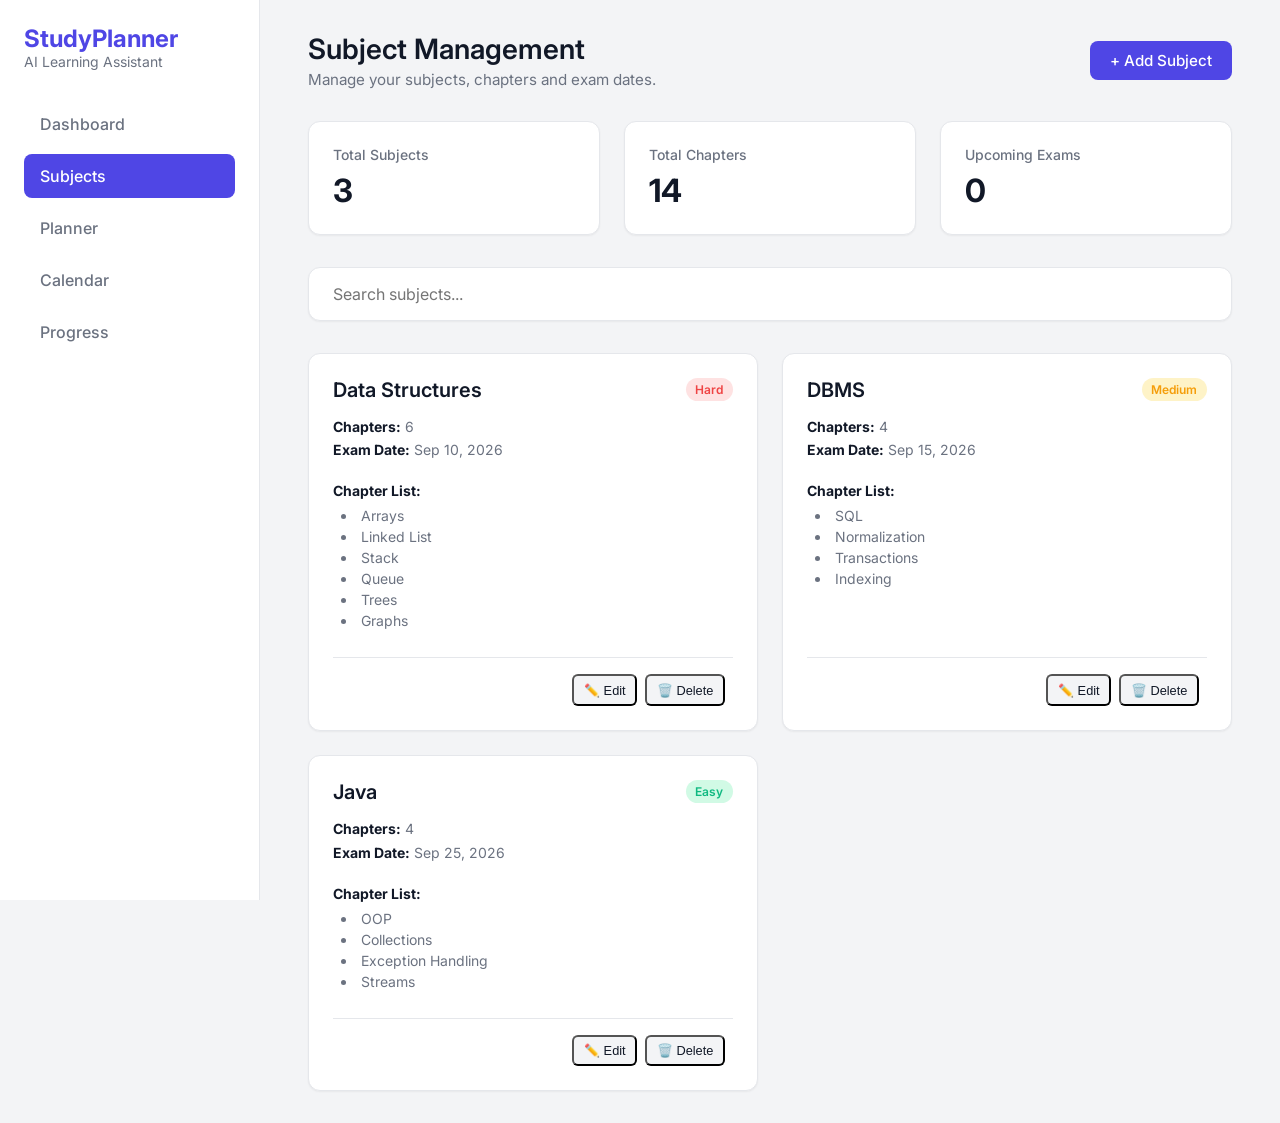
<file: V Subject/subject-management/index.html>
<!DOCTYPE html>
<html lang="en">
<head>
    <meta charset="UTF-8">
    <meta name="viewport" content="width=device-width, initial-scale=1.0">
    <title>Subject Management - StudyPlanner</title>
    <link rel="stylesheet" href="styles.css">
    <link href="https://fonts.googleapis.com/css2?family=Inter:wght@300;400;500;600;700&display=swap" rel="stylesheet">
</head>
<body>
    <div class="app-container">
        <!-- Sidebar -->
        <aside class="sidebar">
            <div class="sidebar-header">
                <h1 class="logo">StudyPlanner</h1>
                <p class="subtitle">AI Learning Assistant</p>
            </div>
            <nav class="sidebar-nav">
                <ul>
                    <li><a href="#" class="nav-item">Dashboard</a></li>
                    <li><a href="#" class="nav-item active">Subjects</a></li>
                    <li><a href="#" class="nav-item">Planner</a></li>
                    <li><a href="#" class="nav-item">Calendar</a></li>
                    <li><a href="#" class="nav-item">Progress</a></li>
                </ul>
            </nav>
        </aside>

        <!-- Main Content -->
        <main class="main-content">
            <!-- Header -->
            <header class="top-header">
                <div class="header-titles">
                    <h2>Subject Management</h2>
                    <p>Manage your subjects, chapters and exam dates.</p>
                </div>
                <button id="addSubjectBtn" class="btn btn-primary">+ Add Subject</button>
            </header>

            <!-- Statistics Cards -->
            <section class="stats-container">
                <div class="stat-card">
                    <h3>Total Subjects</h3>
                    <p class="stat-value" id="stat-total-subjects">0</p>
                </div>
                <div class="stat-card">
                    <h3>Total Chapters</h3>
                    <p class="stat-value" id="stat-total-chapters">0</p>
                </div>
                <div class="stat-card">
                    <h3>Upcoming Exams</h3>
                    <p class="stat-value" id="stat-upcoming-exams">0</p>
                </div>
            </section>

            <!-- Search -->
            <section class="search-section">
                <input type="text" id="searchInput" class="search-input" placeholder="Search subjects...">
            </section>

            <!-- Subject Grid -->
            <section class="subjects-grid" id="subjectsGrid">
                <!-- Subjects will be dynamically injected here -->
            </section>
        </main>
    </div>

    <!-- Modal for Add/Edit Subject -->
    <div id="subjectModal" class="modal-overlay">
        <div class="modal-content">
            <div class="modal-header">
                <h3 id="modalTitle">Add Subject</h3>
                <button id="closeModalIcon" class="close-btn">&times;</button>
            </div>
            <div class="modal-body">
                <form id="subjectForm">
                    <input type="hidden" id="subjectId">
                    
                    <div class="form-group">
                        <label for="subjectName">Subject Name</label>
                        <input type="text" id="subjectName" placeholder="Example: Data Structures" required>
                    </div>

                    <div class="form-group">
                        <label for="subjectChapters">Chapters (comma separated)</label>
                        <textarea id="subjectChapters" placeholder="Arrays, Linked List, Stack, Queue, Trees" rows="4" required></textarea>
                    </div>

                    <div class="form-group">
                        <label for="subjectDifficulty">Difficulty</label>
                        <select id="subjectDifficulty" required>
                            <option value="" disabled selected>Select difficulty</option>
                            <option value="Easy">Easy</option>
                            <option value="Medium">Medium</option>
                            <option value="Hard">Hard</option>
                        </select>
                    </div>

                    <div class="form-group">
                        <label for="subjectExamDate">Exam Date</label>
                        <input type="date" id="subjectExamDate" required>
                    </div>

                    <div id="formError" class="form-error"></div>

                    <div class="modal-footer">
                        <button type="button" id="cancelModalBtn" class="btn btn-secondary">Cancel</button>
                        <button type="submit" class="btn btn-primary">Save Subject</button>
                    </div>
                </form>
            </div>
        </div>
    </div>

    <script src="app.js"></script>
</body>
</html>
</file>
<file: Progress tracker/styles.css>
/* ================================================================
   StudyPlanner AI – Progress Tracking  |  styles.css
   Design: Modern SaaS Education Dashboard
   ================================================================ */

/* ── Google Font ─────────────────────────────────────────────── */
@import url('https://fonts.googleapis.com/css2?family=Inter:wght@300;400;500;600;700;800&display=swap');

/* ── CSS Variables ───────────────────────────────────────────── */
:root {
  --indigo:       #6366f1;
  --indigo-dark:  #4f46e5;
  --indigo-light: #e0e7ff;
  --purple:       #8b5cf6;
  --blue:         #3b82f6;
  --blue-light:   #dbeafe;
  --green:        #10b981;
  --green-light:  #d1fae5;
  --orange:       #f59e0b;
  --orange-light: #fef3c7;
  --red:          #ef4444;
  --red-light:    #fee2e2;
  --bg:           #f1f5f9;
  --card:         #ffffff;
  --navy:         #0f172a;
  --gray:         #64748b;
  --gray-light:   #e2e8f0;
  --gray-xlight:  #f8fafc;
  --text-primary: #1e293b;
  --text-secondary:#64748b;
  --sidebar-w:    260px;
  --header-h:     72px;
  --radius:       14px;
  --radius-sm:    8px;
  --shadow:       0 2px 16px rgba(15,23,42,.08);
  --shadow-md:    0 4px 24px rgba(15,23,42,.12);
  --transition:   .22s ease;
}

/* ── Reset & Base ────────────────────────────────────────────── */
*, *::before, *::after { box-sizing: border-box; margin: 0; padding: 0; }
html { scroll-behavior: smooth; }
body {
  font-family: 'Inter', sans-serif;
  background: var(--bg);
  color: var(--text-primary);
  min-height: 100vh;
  overflow-x: hidden;
}
a { text-decoration: none; color: inherit; }
button { cursor: pointer; font-family: inherit; border: none; background: none; }
input, select, textarea { font-family: inherit; }
ul { list-style: none; }
.sr-only { position: absolute; width: 1px; height: 1px; overflow: hidden; clip: rect(0,0,0,0); white-space: nowrap; }

/* ── Scrollbar ───────────────────────────────────────────────── */
::-webkit-scrollbar { width: 6px; height: 6px; }
::-webkit-scrollbar-track { background: transparent; }
::-webkit-scrollbar-thumb { background: var(--gray-light); border-radius: 99px; }

/* ── Sidebar ─────────────────────────────────────────────────── */
.sidebar {
  position: fixed; top: 0; left: 0;
  width: var(--sidebar-w); height: 100vh;
  background: linear-gradient(180deg, #1e1b4b 0%, #312e81 60%, #1e1b4b 100%);
  display: flex; flex-direction: column;
  z-index: 200;
  transition: transform var(--transition);
  overflow-y: auto;
}
.sidebar-header {
  display: flex; align-items: center; gap: 10px;
  padding: 22px 20px 18px;
  border-bottom: 1px solid rgba(255,255,255,.08);
}
.logo-icon { flex-shrink: 0; }
.logo-text { display: flex; flex-direction: column; flex: 1; }
.logo-title { font-size: 1rem; font-weight: 700; color: #fff; letter-spacing: -.3px; }
.logo-subtitle { font-size: .68rem; color: rgba(255,255,255,.5); margin-top: 1px; }
.sidebar-close { display: none; color: rgba(255,255,255,.6); font-size: 1.1rem; padding: 4px; }

.sidebar-nav { flex: 1; padding: 16px 12px; }
.sidebar-nav ul { display: flex; flex-direction: column; gap: 4px; }
.nav-item {
  display: flex; align-items: center; gap: 12px;
  padding: 10px 14px; border-radius: var(--radius-sm);
  color: rgba(255,255,255,.6); font-size: .875rem; font-weight: 500;
  transition: background var(--transition), color var(--transition);
}
.nav-item:hover { background: rgba(255,255,255,.08); color: #fff; }
.nav-item.active {
  background: rgba(99,102,241,.35);
  color: #fff;
  box-shadow: 0 0 0 1px rgba(99,102,241,.4);
}
.nav-icon { width: 20px; height: 20px; flex-shrink: 0; opacity: .8; }
.nav-item.active .nav-icon { opacity: 1; }

.sidebar-footer {
  padding: 16px 20px;
  border-top: 1px solid rgba(255,255,255,.08);
}
.user-profile-mini { display: flex; align-items: center; gap: 10px; }
.avatar-sm {
  width: 34px; height: 34px; border-radius: 50%;
  background: linear-gradient(135deg, var(--indigo), var(--purple));
  color: #fff; font-size: .8rem; font-weight: 700;
  display: flex; align-items: center; justify-content: center;
  flex-shrink: 0;
}
.user-name-mini { font-size: .8rem; font-weight: 600; color: #fff; display: block; }
.user-role-mini { font-size: .68rem; color: rgba(255,255,255,.45); display: block; }

/* ── Main Content ────────────────────────────────────────────── */
.main-content {
  margin-left: var(--sidebar-w);
  min-height: 100vh;
  transition: margin-left var(--transition);
}

/* ── Top Header ──────────────────────────────────────────────── */
.top-header {
  position: sticky; top: 0; z-index: 100;
  background: rgba(255,255,255,.92);
  backdrop-filter: blur(12px);
  -webkit-backdrop-filter: blur(12px);
  border-bottom: 1px solid var(--gray-light);
  height: var(--header-h);
  display: flex; align-items: center; justify-content: space-between;
  padding: 0 28px;
  gap: 16px;
}
.header-left { display: flex; align-items: center; gap: 14px; min-width: 0; }
.hamburger {
  display: none; flex-direction: column; gap: 5px;
  padding: 8px; border-radius: var(--radius-sm);
  transition: background var(--transition);
}
.hamburger:hover { background: var(--gray-light); }
.hamburger span { display: block; width: 20px; height: 2px; background: var(--text-primary); border-radius: 2px; }
.page-title { font-size: 1.25rem; font-weight: 700; color: var(--text-primary); white-space: nowrap; }
.page-subtitle { font-size: .75rem; color: var(--text-secondary); margin-top: 1px; display: none; }

.header-right { display: flex; align-items: center; gap: 10px; flex-shrink: 0; }
.date-filter { display: flex; gap: 4px; }
.date-btn {
  padding: 6px 12px; border-radius: 20px;
  font-size: .75rem; font-weight: 500;
  color: var(--text-secondary); background: transparent;
  border: 1px solid var(--gray-light);
  transition: all var(--transition);
}
.date-btn:hover { border-color: var(--indigo); color: var(--indigo); }
.date-btn.active { background: var(--indigo); color: #fff; border-color: var(--indigo); }

.subject-filter-wrap { position: relative; }
.subject-select {
  appearance: none; -webkit-appearance: none;
  padding: 7px 32px 7px 12px;
  border: 1px solid var(--gray-light); border-radius: 20px;
  font-size: .75rem; font-weight: 500; color: var(--text-secondary);
  background: #fff url("data:image/svg+xml,%3Csvg xmlns='http://www.w3.org/2000/svg' width='12' height='12' viewBox='0 0 24 24' fill='none' stroke='%2364748b' stroke-width='2'%3E%3Cpolyline points='6 9 12 15 18 9'/%3E%3C/svg%3E") no-repeat right 10px center;
  cursor: pointer; transition: border-color var(--transition);
}
.subject-select:focus { outline: none; border-color: var(--indigo); }

.add-task-btn {
  display: flex; align-items: center; gap: 6px;
  padding: 8px 16px; border-radius: 20px;
  background: linear-gradient(135deg, var(--indigo), var(--purple));
  color: #fff; font-size: .8rem; font-weight: 600;
  box-shadow: 0 2px 10px rgba(99,102,241,.35);
  transition: all var(--transition);
  white-space: nowrap;
}
.add-task-btn:hover { transform: translateY(-1px); box-shadow: 0 4px 16px rgba(99,102,241,.45); }

.icon-btn {
  position: relative; width: 38px; height: 38px; border-radius: 50%;
  display: flex; align-items: center; justify-content: center;
  background: var(--gray-xlight); border: 1px solid var(--gray-light);
  color: var(--text-secondary); transition: all var(--transition);
}
.icon-btn:hover { background: var(--indigo-light); color: var(--indigo); border-color: var(--indigo); }
.notif-badge {
  position: absolute; top: -2px; right: -2px;
  background: var(--red); color: #fff;
  font-size: .6rem; font-weight: 700;
  width: 16px; height: 16px; border-radius: 50%;
  display: flex; align-items: center; justify-content: center;
  border: 2px solid #fff;
}
.avatar {
  width: 38px; height: 38px; border-radius: 50%;
  background: linear-gradient(135deg, var(--indigo), var(--purple));
  color: #fff; font-size: .9rem; font-weight: 700;
  display: flex; align-items: center; justify-content: center;
  cursor: pointer; box-shadow: 0 2px 8px rgba(99,102,241,.3);
  transition: transform var(--transition);
}
.avatar:hover { transform: scale(1.05); }

/* ── Content Wrapper ─────────────────────────────────────────── */
.content-wrapper { padding: 24px 28px; max-width: 1600px; }

/* ── Stats Grid ──────────────────────────────────────────────── */
.stats-grid {
  display: grid; grid-template-columns: repeat(4, 1fr); gap: 16px;
  margin-bottom: 20px;
}
.stat-card {
  background: var(--card); border-radius: var(--radius);
  padding: 20px; box-shadow: var(--shadow);
  display: flex; flex-wrap: wrap; align-items: flex-start; gap: 12px;
  transition: transform var(--transition), box-shadow var(--transition);
  position: relative; overflow: hidden;
}
.stat-card::before {
  content: ''; position: absolute; top: 0; left: 0; right: 0; height: 3px;
  background: linear-gradient(90deg, var(--indigo), var(--purple));
  opacity: 0; transition: opacity var(--transition);
}
.stat-card:hover { transform: translateY(-2px); box-shadow: var(--shadow-md); }
.stat-card:hover::before { opacity: 1; }

.stat-card-icon {
  width: 44px; height: 44px; border-radius: 12px;
  display: flex; align-items: center; justify-content: center;
  flex-shrink: 0;
}
.bg-indigo { background: var(--indigo-light); color: var(--indigo); }
.bg-green  { background: var(--green-light);  color: var(--green); }
.bg-blue   { background: var(--blue-light);   color: var(--blue); }
.bg-orange { background: var(--orange-light); color: var(--orange); }

.stat-card-body { flex: 1; min-width: 0; }
.stat-label { font-size: .75rem; color: var(--text-secondary); font-weight: 500; margin-bottom: 4px; }
.stat-value { font-size: 1.6rem; font-weight: 800; color: var(--text-primary); line-height: 1; margin-bottom: 4px; }
.stat-change { font-size: .72rem; font-weight: 500; }
.stat-change.positive { color: var(--green); }
.stat-change.neutral  { color: var(--text-secondary); }

.stat-mini-progress {
  width: 100%; height: 4px;
  background: var(--gray-light); border-radius: 99px; margin-top: 10px;
  overflow: hidden;
}
.mini-progress-bar {
  height: 100%; border-radius: 99px;
  transition: width 1.2s cubic-bezier(.4,0,.2,1);
}
.mini-progress-bar.bg-indigo { background: linear-gradient(90deg, var(--indigo), var(--purple)); }
.mini-progress-bar.bg-green  { background: linear-gradient(90deg, var(--green), #34d399); }
.mini-progress-bar.bg-blue   { background: linear-gradient(90deg, var(--blue), #60a5fa); }
.mini-progress-bar.bg-orange { background: linear-gradient(90deg, var(--orange), #fbbf24); }

/* ── Dashboard Grid ──────────────────────────────────────────── */
.dashboard-grid {
  display: grid; grid-template-columns: 1.4fr 1fr; gap: 20px;
  align-items: start;
}
.dashboard-col-left, .dashboard-col-right { display: flex; flex-direction: column; gap: 20px; }

/* ── Cards ───────────────────────────────────────────────────── */
.card {
  background: var(--card); border-radius: var(--radius);
  box-shadow: var(--shadow); overflow: hidden;
  transition: transform var(--transition), box-shadow var(--transition);
}
.card:hover { box-shadow: var(--shadow-md); }
.card-header {
  display: flex; align-items: center; justify-content: space-between;
  padding: 18px 20px 0; flex-wrap: wrap; gap: 8px;
}
.card-title {
  font-size: .95rem; font-weight: 700; color: var(--text-primary);
  display: flex; align-items: center; gap: 8px;
}
.card-badge {
  font-size: .7rem; font-weight: 600; padding: 3px 10px;
  border-radius: 99px; background: var(--indigo-light); color: var(--indigo);
}
.card-body { padding: 16px 20px 20px; }

/* ── Overall Progress ────────────────────────────────────────── */
.overall-progress-body {
  display: flex; align-items: center; gap: 28px;
  flex-wrap: wrap;
}
.circular-progress-wrap { display: flex; flex-direction: column; align-items: center; gap: 10px; }
.circular-progress { width: 160px; height: 160px; }
.circular-svg { width: 100%; height: 100%; transform: rotate(-90deg); }
.circular-bg  { fill: none; stroke: var(--gray-light); stroke-width: 14; }
.circular-fill {
  fill: none; stroke: url(#circleGrad); stroke-width: 14;
  stroke-linecap: round;
}
.circular-pct {
  font-size: 2rem; font-weight: 800; fill: var(--text-primary);
  transform: rotate(90deg); transform-origin: 100px 100px;
  dominant-baseline: central;
}
.circular-lbl {
  font-size: .7rem; font-weight: 500; fill: var(--text-secondary);
  transform: rotate(90deg); transform-origin: 100px 100px;
  dominant-baseline: central;
}
.progress-task-info {
  font-size: .8rem; color: var(--text-secondary); font-weight: 500; text-align: center;
}
.progress-stats { display: flex; flex-direction: column; gap: 14px; }
.progress-stat-item { display: flex; align-items: center; gap: 10px; }
.dot { width: 10px; height: 10px; border-radius: 50%; flex-shrink: 0; }
.dot-green { background: var(--green); }
.dot-blue  { background: var(--blue); }
.dot-gray  { background: var(--gray-light); border: 1px solid var(--gray); }
.ps-label  { font-size: .8rem; color: var(--text-secondary); flex: 1; }
.ps-val    { font-size: .9rem; font-weight: 700; color: var(--text-primary); }

/* ── Charts ──────────────────────────────────────────────────── */
.chart-container { width: 100%; overflow: hidden; }

/* Bar Chart */
.bar-chart-wrap { width: 100%; }
.bar-chart-area {
  display: flex; align-items: flex-end; gap: 10px;
  height: 160px; padding: 0 4px;
}
.bar-item { display: flex; flex-direction: column; align-items: center; gap: 4px; flex: 1; }
.bar-col {
  width: 100%; border-radius: 6px 6px 0 0;
  background: linear-gradient(180deg, var(--indigo), var(--purple));
  min-height: 4px; cursor: pointer;
  position: relative;
  transition: filter var(--transition), transform var(--transition);
}
.bar-col:hover { filter: brightness(1.15); transform: scaleY(1.03); transform-origin: bottom; }
.bar-tooltip {
  position: absolute; top: -32px; left: 50%; transform: translateX(-50%);
  background: var(--navy); color: #fff; font-size: .68rem; font-weight: 600;
  padding: 3px 8px; border-radius: 6px; white-space: nowrap; pointer-events: none;
  opacity: 0; transition: opacity var(--transition);
}
.bar-col:hover .bar-tooltip { opacity: 1; }
.bar-label { font-size: .7rem; color: var(--text-secondary); font-weight: 500; }
.bar-val { font-size: .68rem; color: var(--text-secondary); }
.bar-chart-axis { display: flex; justify-content: space-between; padding: 6px 4px 0; }
.axis-label { font-size: .65rem; color: var(--gray); }

/* Line Chart SVG */
.trend-svg { width: 100%; overflow: visible; }
.trend-line { fill: none; stroke: var(--indigo); stroke-width: 2.5; stroke-linecap: round; stroke-linejoin: round; }
.trend-area { fill: url(#areaGrad); opacity: .5; }
.trend-dot  { fill: var(--indigo); stroke: #fff; stroke-width: 2.5; cursor: pointer; transition: r .2s; }
.trend-dot:hover { r: 6; }
.trend-x-label { font-size: 11px; fill: var(--text-secondary); text-anchor: middle; }
.trend-y-label { font-size: 11px; fill: var(--text-secondary); text-anchor: end; }
.trend-tooltip {
  position: absolute; background: var(--navy); color: #fff;
  font-size: .7rem; font-weight: 600; padding: 4px 10px; border-radius: 7px;
  pointer-events: none; opacity: 0; transition: opacity .15s;
  white-space: nowrap;
}

/* Donut Chart */
.donut-body { display: flex; align-items: center; gap: 16px; flex-wrap: wrap; }
.donut-svg-wrap { flex-shrink: 0; position: relative; width: 140px; height: 140px; }
.donut-center-text {
  position: absolute; inset: 0;
  display: flex; flex-direction: column; align-items: center; justify-content: center;
  pointer-events: none;
}
.donut-center-num  { font-size: 1.5rem; font-weight: 800; color: var(--text-primary); line-height: 1; }
.donut-center-lbl  { font-size: .65rem; color: var(--text-secondary); font-weight: 500; }
.donut-legend { flex: 1; display: flex; flex-direction: column; gap: 10px; }
.legend-item { display: flex; align-items: center; gap: 8px; }
.legend-dot { width: 10px; height: 10px; border-radius: 2px; flex-shrink: 0; }
.legend-label { font-size: .78rem; color: var(--text-secondary); flex: 1; }
.legend-val   { font-size: .82rem; font-weight: 700; color: var(--text-primary); }

/* ── Two-col Grid ────────────────────────────────────────────── */
.two-col-grid { display: grid; grid-template-columns: 1fr 1fr; gap: 20px; }

/* ── Daily Productivity ──────────────────────────────────────── */
.day-prod-item { display: flex; align-items: center; gap: 10px; margin-bottom: 10px; }
.day-prod-label { font-size: .76rem; font-weight: 600; color: var(--text-primary); width: 72px; flex-shrink: 0; }
.day-prod-bar-bg {
  flex: 1; height: 8px; background: var(--gray-light); border-radius: 99px; overflow: hidden;
}
.day-prod-bar-fill {
  height: 100%; border-radius: 99px;
  transition: width 1.2s cubic-bezier(.4,0,.2,1);
}
.day-prod-pct { font-size: .72rem; font-weight: 700; width: 36px; text-align: right; flex-shrink: 0; }

/* ── Weekly Goal ─────────────────────────────────────────────── */
.weekly-goal-body { display: flex; flex-direction: column; gap: 12px; }
.goal-info { display: flex; justify-content: space-between; align-items: baseline; }
.goal-main { font-size: .9rem; font-weight: 700; color: var(--text-primary); }
.goal-completed { font-size: .78rem; color: var(--text-secondary); }
.goal-progress-wrap { display: flex; align-items: center; gap: 10px; }
.goal-progress-bar-bg {
  flex: 1; height: 10px; background: var(--gray-light); border-radius: 99px; overflow: hidden;
}
.goal-progress-bar-fill {
  height: 100%; border-radius: 99px;
  background: linear-gradient(90deg, var(--green), #34d399);
  transition: width 1.4s cubic-bezier(.4,0,.2,1);
}
.goal-pct { font-size: .85rem; font-weight: 700; color: var(--green); width: 36px; text-align: right; }
.goal-remaining { font-size: .75rem; color: var(--orange); font-weight: 500; }
.edit-goal-btn {
  font-size: .72rem; font-weight: 600; color: var(--indigo);
  border: 1px solid var(--indigo-light); padding: 4px 12px; border-radius: 99px;
  transition: all var(--transition);
}
.edit-goal-btn:hover { background: var(--indigo); color: #fff; }

/* ── Performance Table ───────────────────────────────────────── */
.table-wrap { overflow-x: auto; }
.perf-table { width: 100%; border-collapse: collapse; min-width: 480px; }
.perf-table th {
  font-size: .72rem; font-weight: 600; color: var(--text-secondary);
  text-align: left; padding: 8px 10px;
  border-bottom: 2px solid var(--gray-light);
  white-space: nowrap;
}
.perf-table td {
  font-size: .82rem; color: var(--text-primary);
  padding: 10px 10px; border-bottom: 1px solid var(--gray-light);
}
.perf-table tbody tr:hover { background: var(--gray-xlight); }
.perf-table tbody tr:last-child td { border-bottom: none; }
.tbl-progress-bar-bg {
  width: 80px; height: 6px; background: var(--gray-light);
  border-radius: 99px; overflow: hidden; display: inline-block; vertical-align: middle;
}
.tbl-progress-bar-fill {
  height: 100%; border-radius: 99px;
  background: linear-gradient(90deg, var(--indigo), var(--purple));
}

/* ── Status Badges ───────────────────────────────────────────── */
.badge {
  display: inline-flex; align-items: center; gap: 4px;
  padding: 3px 10px; border-radius: 99px; font-size: .7rem; font-weight: 600;
}
.badge-green  { background: var(--green-light);  color: var(--green); }
.badge-orange { background: var(--orange-light); color: var(--orange); }
.badge-red    { background: var(--red-light);    color: var(--red); }
.badge-blue   { background: var(--blue-light);   color: var(--blue); }
.badge-indigo { background: var(--indigo-light); color: var(--indigo); }

/* ── AI Insights ─────────────────────────────────────────────── */
.ai-insights-card { background: linear-gradient(135deg, #f0f4ff 0%, #fff 60%); }
.ai-badge {
  background: linear-gradient(135deg, var(--indigo), var(--purple));
  color: #fff; font-size: .65rem; font-weight: 700; padding: 2px 7px; border-radius: 5px;
}
.insight-item {
  display: flex; gap: 12px; padding: 12px 0;
  border-bottom: 1px solid var(--gray-light);
}
.insight-item:last-child { border-bottom: none; padding-bottom: 0; }
.insight-icon {
  width: 36px; height: 36px; border-radius: 10px; flex-shrink: 0;
  display: flex; align-items: center; justify-content: center; font-size: 1rem;
}
.insight-text { flex: 1; }
.insight-type { font-size: .7rem; font-weight: 600; color: var(--indigo); margin-bottom: 3px; text-transform: uppercase; letter-spacing: .05em; }
.insight-msg  { font-size: .82rem; color: var(--text-primary); line-height: 1.5; }

/* ── Subject Progress Cards ──────────────────────────────────── */
.subject-card {
  padding: 14px 0; border-bottom: 1px solid var(--gray-light);
}
.subject-card:last-child { border-bottom: none; padding-bottom: 0; }
.subject-card-header { display: flex; align-items: center; justify-content: space-between; margin-bottom: 8px; }
.subject-name { font-size: .88rem; font-weight: 700; color: var(--text-primary); }
.subject-pct  { font-size: .82rem; font-weight: 700; }
.subject-bar-bg {
  height: 8px; background: var(--gray-light); border-radius: 99px;
  overflow: hidden; margin-bottom: 6px;
}
.subject-bar-fill {
  height: 100%; border-radius: 99px;
  transition: width 1.2s cubic-bezier(.4,0,.2,1);
}
.subject-footer { display: flex; align-items: center; justify-content: space-between; }
.subject-tasks-info { font-size: .72rem; color: var(--text-secondary); }

/* ── Task List ───────────────────────────────────────────────── */
.task-filters { display: flex; gap: 4px; flex-wrap: wrap; }
.filter-btn {
  padding: 5px 12px; border-radius: 99px; font-size: .73rem; font-weight: 600;
  color: var(--text-secondary); border: 1px solid var(--gray-light);
  transition: all var(--transition); background: transparent;
}
.filter-btn:hover { border-color: var(--indigo); color: var(--indigo); }
.filter-btn.active { background: var(--indigo); color: #fff; border-color: var(--indigo); }

.task-item {
  display: flex; align-items: flex-start; gap: 12px;
  padding: 12px 0; border-bottom: 1px solid var(--gray-light);
  transition: background var(--transition);
}
.task-item:last-child { border-bottom: none; padding-bottom: 0; }
.task-check-btn {
  width: 22px; height: 22px; border-radius: 50%;
  border: 2px solid var(--gray-light); flex-shrink: 0;
  display: flex; align-items: center; justify-content: center;
  transition: all var(--transition); margin-top: 2px;
}
.task-check-btn.completed { background: var(--green); border-color: var(--green); }
.task-check-btn.in-progress { background: var(--blue); border-color: var(--blue); }
.task-check-btn:hover { border-color: var(--indigo); }
.task-check-icon { color: #fff; font-size: .7rem; }
.task-body { flex: 1; min-width: 0; }
.task-name { font-size: .85rem; font-weight: 600; color: var(--text-primary); margin-bottom: 3px; }
.task-name.completed { text-decoration: line-through; color: var(--text-secondary); }
.task-meta { display: flex; align-items: center; gap: 8px; flex-wrap: wrap; }
.task-meta-item { font-size: .7rem; color: var(--text-secondary); display: flex; align-items: center; gap: 3px; }
.task-actions { display: flex; gap: 4px; flex-shrink: 0; }
.task-action-btn {
  width: 28px; height: 28px; border-radius: var(--radius-sm);
  display: flex; align-items: center; justify-content: center;
  font-size: .68rem; font-weight: 600;
  color: var(--text-secondary); border: 1px solid var(--gray-light);
  transition: all var(--transition);
}
.task-action-btn:hover { background: var(--indigo-light); color: var(--indigo); border-color: var(--indigo); }
.task-action-btn.danger:hover { background: var(--red-light); color: var(--red); border-color: var(--red); }

/* ── Achievements ────────────────────────────────────────────── */
.achievements-grid { display: grid; grid-template-columns: 1fr 1fr; gap: 12px; }
.achievement-card {
  padding: 14px; border-radius: 12px; border: 1px solid var(--gray-light);
  text-align: center; transition: all var(--transition); position: relative; overflow: hidden;
}
.achievement-card.unlocked {
  background: linear-gradient(135deg, #f0f4ff, #fff);
  border-color: var(--indigo-light);
}
.achievement-card.locked { opacity: .5; filter: grayscale(.4); }
.achievement-card.unlocked:hover { transform: translateY(-2px); box-shadow: var(--shadow); }
.achievement-icon { font-size: 1.6rem; display: block; margin-bottom: 6px; }
.achievement-name { font-size: .78rem; font-weight: 700; color: var(--text-primary); margin-bottom: 3px; }
.achievement-desc { font-size: .68rem; color: var(--text-secondary); line-height: 1.4; }
.achievement-badge-new {
  position: absolute; top: 6px; right: 6px;
  background: var(--orange); color: #fff; font-size: .58rem; font-weight: 700;
  padding: 2px 6px; border-radius: 99px;
}
.unlock-glow {
  animation: unlockAnim .8s ease forwards;
}
@keyframes unlockAnim {
  0%   { box-shadow: 0 0 0 0 rgba(99,102,241,.5); }
  50%  { box-shadow: 0 0 0 12px rgba(99,102,241,.15); }
  100% { box-shadow: 0 0 0 0 rgba(99,102,241,0); }
}

/* ── Recent Activity ─────────────────────────────────────────── */
.activity-item {
  display: flex; gap: 12px; padding: 10px 0;
  border-bottom: 1px solid var(--gray-light);
}
.activity-item:last-child { border-bottom: none; }
.activity-icon-wrap {
  width: 36px; height: 36px; border-radius: 50%;
  background: var(--green-light); color: var(--green);
  display: flex; align-items: center; justify-content: center;
  flex-shrink: 0; font-size: 1rem;
}
.activity-body { flex: 1; }
.activity-name { font-size: .83rem; font-weight: 600; color: var(--text-primary); margin-bottom: 2px; }
.activity-meta { display: flex; gap: 10px; }
.activity-subject { font-size: .7rem; color: var(--indigo); font-weight: 500; }
.activity-time { font-size: .7rem; color: var(--text-secondary); }
.activity-duration { font-size: .7rem; font-weight: 600; color: var(--text-secondary); margin-left: auto; }

/* ── Modal ───────────────────────────────────────────────────── */
.modal-overlay {
  position: fixed; inset: 0; z-index: 500;
  background: rgba(15,23,42,.5); backdrop-filter: blur(4px);
  display: flex; align-items: center; justify-content: center; padding: 16px;
  opacity: 0; pointer-events: none; transition: opacity var(--transition);
}
.modal-overlay.open { opacity: 1; pointer-events: all; }
.modal-card {
  background: var(--card); border-radius: 18px; width: 100%; max-width: 480px;
  box-shadow: 0 16px 48px rgba(15,23,42,.2);
  transform: scale(.95) translateY(20px); transition: transform .3s cubic-bezier(.34,1.56,.64,1);
  max-height: 90vh; overflow-y: auto;
}
.modal-overlay.open .modal-card { transform: scale(1) translateY(0); }
.modal-sm { max-width: 360px; }
.modal-header {
  display: flex; align-items: center; justify-content: space-between;
  padding: 22px 24px 0;
}
.modal-title { font-size: 1rem; font-weight: 700; color: var(--text-primary); }
.modal-close {
  width: 30px; height: 30px; border-radius: 8px;
  display: flex; align-items: center; justify-content: center;
  color: var(--text-secondary); font-size: 1rem;
  transition: all var(--transition);
}
.modal-close:hover { background: var(--red-light); color: var(--red); }
form { padding: 18px 24px 24px; display: flex; flex-direction: column; gap: 16px; }
.form-group { display: flex; flex-direction: column; gap: 6px; }
.form-row { display: grid; grid-template-columns: 1fr 1fr; gap: 14px; }
label { font-size: .78rem; font-weight: 600; color: var(--text-secondary); }
input[type="text"], input[type="number"], input[type="date"], select {
  padding: 10px 14px; border: 1px solid var(--gray-light);
  border-radius: var(--radius-sm); font-size: .875rem; color: var(--text-primary);
  background: var(--gray-xlight); transition: border-color var(--transition), box-shadow var(--transition);
  width: 100%;
}
input:focus, select:focus {
  outline: none; border-color: var(--indigo);
  box-shadow: 0 0 0 3px rgba(99,102,241,.12);
  background: #fff;
}
.modal-actions { display: flex; gap: 10px; justify-content: flex-end; margin-top: 4px; }
.btn-cancel {
  padding: 10px 20px; border-radius: var(--radius-sm);
  font-size: .85rem; font-weight: 600; color: var(--text-secondary);
  border: 1px solid var(--gray-light); transition: all var(--transition);
}
.btn-cancel:hover { background: var(--gray-light); }
.btn-save {
  padding: 10px 22px; border-radius: var(--radius-sm);
  font-size: .85rem; font-weight: 600; color: #fff;
  background: linear-gradient(135deg, var(--indigo), var(--purple));
  box-shadow: 0 2px 10px rgba(99,102,241,.3); transition: all var(--transition);
}
.btn-save:hover { transform: translateY(-1px); box-shadow: 0 4px 16px rgba(99,102,241,.4); }

/* ── Toast ───────────────────────────────────────────────────── */
.toast-container {
  position: fixed; bottom: 24px; right: 24px; z-index: 1000;
  display: flex; flex-direction: column; gap: 10px; pointer-events: none;
}
.toast {
  background: var(--navy); color: #fff;
  padding: 12px 18px; border-radius: 12px;
  font-size: .82rem; font-weight: 500;
  box-shadow: 0 8px 24px rgba(15,23,42,.25);
  display: flex; align-items: center; gap: 10px;
  min-width: 240px; max-width: 320px;
  animation: toastIn .35s cubic-bezier(.34,1.56,.64,1) forwards;
  pointer-events: all;
}
.toast.exiting { animation: toastOut .3s ease forwards; }
.toast-icon { font-size: 1rem; flex-shrink: 0; }
.toast-msg { flex: 1; }
@keyframes toastIn  { from { opacity:0; transform: translateY(20px) scale(.9); } to { opacity:1; transform: translateY(0) scale(1); } }
@keyframes toastOut { from { opacity:1; transform: translateY(0) scale(1);   } to { opacity:0; transform: translateY(10px) scale(.9); } }

/* ── Sidebar Overlay ─────────────────────────────────────────── */
.sidebar-overlay {
  display: none; position: fixed; inset: 0; z-index: 190;
  background: rgba(15,23,42,.45); backdrop-filter: blur(2px);
}

/* ── Progress Bar Animation ──────────────────────────────────── */
@keyframes progressPulse {
  0%,100% { opacity: 1; }
  50% { opacity: .7; }
}

/* ── Responsive ──────────────────────────────────────────────── */

/* Tablet (≤1100px) */
@media (max-width: 1100px) {
  .stats-grid { grid-template-columns: repeat(2, 1fr); }
  .dashboard-grid { grid-template-columns: 1fr; }
  .two-col-grid { grid-template-columns: 1fr 1fr; }
}

/* Tablet-portrait (≤768px) */
@media (max-width: 768px) {
  :root { --sidebar-w: 0px; }
  .sidebar {
    transform: translateX(-260px);
    width: 260px;
    --sidebar-w: 260px;
  }
  .sidebar.open { transform: translateX(0); }
  .sidebar-close { display: flex; }
  .main-content { margin-left: 0; }
  .hamburger { display: flex; }
  .sidebar-overlay { display: block; opacity: 0; pointer-events: none; transition: opacity var(--transition); }
  .sidebar-overlay.open { opacity: 1; pointer-events: all; }

  .top-header { padding: 0 16px; }
  .date-filter { display: none; }
  .subject-filter-wrap { display: none; }
  .content-wrapper { padding: 16px; }

  .stats-grid { grid-template-columns: 1fr 1fr; gap: 12px; }
  .stat-value { font-size: 1.3rem; }

  .two-col-grid { grid-template-columns: 1fr; }
  .overall-progress-body { flex-direction: column; align-items: flex-start; }
  .progress-stats { flex-direction: row; flex-wrap: wrap; gap: 16px; }
}

/* Mobile (≤480px) */
@media (max-width: 480px) {
  .stats-grid { grid-template-columns: 1fr; }
  .header-right { gap: 6px; }
  .add-task-btn span:not(.btn-text) { display: none; }
  .page-subtitle { display: block; }
  .achievements-grid { grid-template-columns: 1fr; }
  .form-row { grid-template-columns: 1fr; }
}

/* ── Utility ─────────────────────────────────────────────────── */
.text-green  { color: var(--green); }
.text-blue   { color: var(--blue); }
.text-orange { color: var(--orange); }
.text-red    { color: var(--red); }
.text-indigo { color: var(--indigo); }
.fw-700 { font-weight: 700; }
.empty-state {
  text-align: center; padding: 28px 0; color: var(--text-secondary);
  font-size: .85rem;
}
.empty-icon { font-size: 2rem; display: block; margin-bottom: 8px; }
</file>
<file: User & Authentication/user-authentication/styles.css>
/* ==========================================================================
   DESIGN SYSTEM & VARIABLES
   ========================================================================== */

:root {
  /* Light Theme Variables */
  --bg-primary: #f8fafc;
  --bg-secondary: #ffffff;
  --bg-tertiary: #f1f5f9;
  
  --text-primary: #0f172a;
  --text-secondary: #475569;
  --text-muted: #94a3b8;
  
  --primary-color: #6366f1; /* Indigo 500 */
  --primary-hover: #4f46e5; /* Indigo 600 */
  --primary-light: #e0e7ff; /* Indigo 100 */
  
  --accent-color: #a855f7; /* Purple 500 */
  --accent-light: #f3e8ff; /* Purple 100 */
  
  --success-color: #10b981; /* Emerald 500 */
  --success-bg: #d1fae5;
  
  --error-color: #ef4444; /* Red 500 */
  --error-bg: #fee2e2;
  
  --warning-color: #f59e0b; /* Amber 500 */
  --warning-bg: #fef3c7;
  
  --info-color: #3b82f6; /* Blue 500 */
  --info-bg: #dbeafe;
  
  --border-color: #e2e8f0;
  --input-bg: #ffffff;
  --input-focus-border: #6366f1;
  --input-focus-shadow: rgba(99, 102, 241, 0.15);
  
  --shadow-sm: 0 1px 3px rgba(0, 0, 0, 0.05), 0 1px 2px rgba(0, 0, 0, 0.05);
  --shadow-md: 0 4px 6px -1px rgba(0, 0, 0, 0.05), 0 2px 4px -1px rgba(0, 0, 0, 0.05);
  --shadow-lg: 0 10px 15px -3px rgba(0, 0, 0, 0.08), 0 4px 6px -2px rgba(0, 0, 0, 0.04);
  --shadow-xl: 0 20px 25px -5px rgba(0, 0, 0, 0.1), 0 10px 10px -5px rgba(0, 0, 0, 0.04);
  
  --radius-sm: 6px;
  --radius-md: 12px;
  --radius-lg: 16px;
  --radius-full: 9999px;
  
  --transition-fast: 0.15s ease;
  --transition-normal: 0.25s cubic-bezier(0.4, 0, 0.2, 1);
  --transition-slow: 0.4s cubic-bezier(0.4, 0, 0.2, 1);
}

/* Dark Theme Variables override */
[data-theme="dark"] {
  --bg-primary: #090d16;
  --bg-secondary: #111827;
  --bg-tertiary: #1f2937;
  
  --text-primary: #f9fafb;
  --text-secondary: #d1d5db;
  --text-muted: #6b7280;
  
  --primary-color: #818cf8; /* Indigo 400 */
  --primary-hover: #6366f1; /* Indigo 500 */
  --primary-light: rgba(99, 102, 241, 0.15);
  
  --accent-color: #c084fc; /* Purple 400 */
  --accent-light: rgba(168, 85, 247, 0.15);
  
  --success-bg: rgba(16, 185, 129, 0.15);
  --error-bg: rgba(239, 68, 68, 0.15);
  --warning-bg: rgba(245, 158, 11, 0.15);
  --info-bg: rgba(59, 130, 246, 0.15);
  
  --border-color: #374151;
  --input-bg: #1f2937;
  --input-focus-border: #818cf8;
  --input-focus-shadow: rgba(129, 140, 248, 0.25);
  
  --shadow-sm: 0 1px 3px rgba(0, 0, 0, 0.3);
  --shadow-md: 0 4px 6px -1px rgba(0, 0, 0, 0.25);
  --shadow-lg: 0 10px 15px -3px rgba(0, 0, 0, 0.35);
  --shadow-xl: 0 20px 25px -5px rgba(0, 0, 0, 0.4);
}

/* ==========================================================================
   RESET & BASE STYLES
   ========================================================================== */

* {
  box-sizing: border-box;
  margin: 0;
  padding: 0;
  -webkit-font-smoothing: antialiased;
  -moz-osx-font-smoothing: grayscale;
}

body {
  font-family: 'Inter', sans-serif;
  background-color: var(--bg-primary);
  color: var(--text-primary);
  line-height: 1.5;
  overflow-x: hidden;
  transition: background-color var(--transition-normal), color var(--transition-normal);
  min-height: 100vh;
  display: flex;
  flex-direction: column;
}

h1, h2, h3, h4, h5, h6 {
  font-family: 'Outfit', sans-serif;
  font-weight: 700;
  color: var(--text-primary);
}

a {
  color: var(--primary-color);
  text-decoration: none;
  transition: color var(--transition-fast);
}

a:hover {
  color: var(--primary-hover);
}

/* ==========================================================================
   LAYOUT CONTAINERS
   ========================================================================== */

#app-container {
  flex: 1;
  display: flex;
  flex-direction: column;
  position: relative;
  width: 100%;
}

/* Disclaimer Banner */
.disclaimer-banner {
  background-color: var(--warning-bg);
  color: #854d0e;
  padding: 8px 16px;
  font-size: 13px;
  font-weight: 500;
  text-align: center;
  border-bottom: 1px solid rgba(245, 158, 11, 0.2);
  z-index: 100;
}

[data-theme="dark"] .disclaimer-banner {
  background-color: #3b2302;
  color: #fef08a;
  border-bottom: 1px solid rgba(245, 158, 11, 0.1);
}

.disclaimer-content {
  display: flex;
  align-items: center;
  justify-content: center;
  gap: 8px;
}

.disclaimer-content .badge {
  background-color: var(--warning-color);
  color: #fff;
  padding: 2px 6px;
  border-radius: 4px;
  font-size: 10px;
  font-weight: 700;
  letter-spacing: 0.05em;
}

/* ==========================================================================
   LANDING / AUTHENTICATION PAGE (SPLIT-SCREEN)
   ========================================================================== */

.auth-container {
  display: grid;
  grid-template-columns: 1.1fr 0.9fr;
  min-height: calc(100vh - 38px); /* Account for disclaimer banner */
  width: 100%;
}

/* Branding Column (Left) */
.auth-branding {
  background: linear-gradient(135deg, #2e1065 0%, #1e1b4b 100%);
  color: #ffffff;
  padding: 3rem;
  display: flex;
  flex-direction: column;
  justify-content: space-between;
  position: relative;
  overflow: hidden;
}

.auth-branding::before {
  content: '';
  position: absolute;
  top: -10%;
  right: -10%;
  width: 300px;
  height: 300px;
  border-radius: var(--radius-full);
  background: radial-gradient(circle, rgba(168, 85, 247, 0.15) 0%, rgba(0,0,0,0) 70%);
  filter: blur(40px);
  pointer-events: none;
}

/* Branding Header */
.branding-header .logo {
  display: flex;
  align-items: center;
  gap: 10px;
}

.logo-icon {
  width: 32px;
  height: 32px;
  color: #fff;
}

.logo-text {
  font-family: 'Outfit', sans-serif;
  font-size: 24px;
  font-weight: 800;
  letter-spacing: -0.02em;
  background: linear-gradient(90deg, #a5b4fc, #c084fc);
  -webkit-background-clip: text;
  -webkit-text-fill-color: transparent;
}

/* Branding Body */
.branding-title {
  font-size: clamp(2.2rem, 4vw, 3.2rem);
  line-height: 1.15;
  margin-bottom: 1rem;
  font-weight: 800;
  letter-spacing: -0.03em;
  background: linear-gradient(135deg, #ffffff 0%, #cbd5e1 100%);
  -webkit-background-clip: text;
  -webkit-text-fill-color: transparent;
}

.branding-subtitle {
  color: #94a3b8;
  font-size: 1.1rem;
  max-width: 460px;
  margin-bottom: 2rem;
}

/* Branding Illustration SVG styling & Animations */
.branding-illustration {
  width: 100%;
  max-width: 420px;
  margin: 0 auto;
  position: relative;
}

.illustration-svg {
  width: 100%;
  height: auto;
}

/* Visual Animations */
@keyframes float {
  0% { transform: translateY(0px); }
  50% { transform: translateY(-8px); }
  100% { transform: translateY(0px); }
}

@keyframes floatReverse {
  0% { transform: translateY(0px); }
  50% { transform: translateY(8px); }
  100% { transform: translateY(0px); }
}

@keyframes pulse {
  0% { transform: scale(1); opacity: 0.7; }
  50% { transform: scale(1.2); opacity: 1; }
  100% { transform: scale(1); opacity: 0.7; }
}

.floating-card-1 {
  animation: float 6s ease-in-out infinite;
}

.floating-card-2 {
  animation: floatReverse 7s ease-in-out infinite;
}

.pulse-node {
  animation: pulse 3s ease-in-out infinite;
  transform-origin: center;
}

.pulse-node:nth-child(2) { animation-delay: 0.5s; }
.pulse-node:nth-child(3) { animation-delay: 1s; }
.pulse-node:nth-child(4) { animation-delay: 1.5s; }

.branding-footer {
  color: #64748b;
  font-size: 13px;
}

/* Form Container Column (Right) */
.auth-form-container {
  display: flex;
  align-items: center;
  justify-content: center;
  padding: 3rem 2rem;
  background-color: var(--bg-primary);
  transition: background-color var(--transition-normal);
}

.auth-card {
  width: 100%;
  max-width: 440px;
  background-color: var(--bg-secondary);
  border: 1px solid var(--border-color);
  padding: 2.5rem;
  border-radius: var(--radius-lg);
  box-shadow: var(--shadow-lg);
  opacity: 0;
  transform: translateY(20px);
  display: none;
  transition: opacity var(--transition-slow), transform var(--transition-slow), background-color var(--transition-normal), border-color var(--transition-normal);
}

.auth-card.active {
  display: block;
  opacity: 1;
  transform: translateY(0);
}

.card-header {
  margin-bottom: 2rem;
}

.card-title {
  font-size: 28px;
  letter-spacing: -0.02em;
  margin-bottom: 0.5rem;
  color: var(--text-primary);
}

.card-subtitle {
  color: var(--text-secondary);
  font-size: 15px;
}

/* ==========================================================================
   INPUTS & FORM GROUPS
   ========================================================================== */

.form-group {
  margin-bottom: 1.25rem;
  display: flex;
  flex-direction: column;
}

.form-group label {
  font-size: 13.5px;
  font-weight: 600;
  margin-bottom: 0.5rem;
  color: var(--text-primary);
}

.input-wrapper {
  position: relative;
  display: flex;
  align-items: center;
}

.input-wrapper input {
  width: 100%;
  background-color: var(--input-bg);
  border: 1px solid var(--border-color);
  color: var(--text-primary);
  padding: 12px 16px 12px 42px;
  border-radius: var(--radius-md);
  font-size: 15px;
  outline: none;
  font-family: inherit;
  transition: border-color var(--transition-fast), box-shadow var(--transition-fast), background-color var(--transition-normal);
}

.input-wrapper input:focus {
  border-color: var(--input-focus-border);
  box-shadow: 0 0 0 4px var(--input-focus-shadow);
}

/* Icons inside wrapper */
.input-icon {
  position: absolute;
  left: 14px;
  width: 18px;
  height: 18px;
  color: var(--text-muted);
  pointer-events: none;
  transition: color var(--transition-fast);
}

.input-wrapper input:focus ~ .input-icon {
  color: var(--primary-color);
}

/* Password Toggle Eye Button */
.password-toggle {
  position: absolute;
  right: 14px;
  background: none;
  border: none;
  color: var(--text-muted);
  cursor: pointer;
  display: flex;
  align-items: center;
  justify-content: center;
  padding: 4px;
  transition: color var(--transition-fast);
}

.password-toggle:hover {
  color: var(--text-secondary);
}

.eye-icon {
  width: 18px;
  height: 18px;
}

.hidden {
  display: none !important;
}

/* Custom Checkbox */
.checkbox-container {
  display: flex;
  align-items: center;
  position: relative;
  padding-left: 28px;
  cursor: pointer;
  font-size: 14px;
  color: var(--text-secondary);
  user-select: none;
}

.checkbox-container input {
  position: absolute;
  opacity: 0;
  cursor: pointer;
  height: 0;
  width: 0;
}

.checkmark {
  position: absolute;
  top: 1.5px;
  left: 0;
  height: 18px;
  width: 18px;
  background-color: var(--input-bg);
  border: 1px solid var(--border-color);
  border-radius: 4px;
  transition: background-color var(--transition-fast), border-color var(--transition-fast);
}

.checkbox-container:hover input ~ .checkmark {
  border-color: var(--primary-color);
}

.checkbox-container input:checked ~ .checkmark {
  background-color: var(--primary-color);
  border-color: var(--primary-color);
}

.checkmark::after {
  content: "";
  position: absolute;
  display: none;
  left: 6px;
  top: 2px;
  width: 4px;
  height: 8px;
  border: solid white;
  border-width: 0 2px 2px 0;
  transform: rotate(45deg);
}

.checkbox-container input:checked ~ .checkmark::after {
  display: block;
}

.form-options {
  display: flex;
  flex-direction: column;
  gap: 0.25rem;
  margin-bottom: 1.5rem;
}

/* Inline Validation Errors */
.error-msg {
  color: var(--error-color);
  font-size: 12px;
  margin-top: 4px;
  font-weight: 500;
  min-height: 16px;
}

/* ==========================================================================
   PASSWORD STRENGTH COMPONENT
   ========================================================================== */

.password-strength-container {
  margin-top: 10px;
  background-color: var(--bg-tertiary);
  padding: 12px;
  border-radius: var(--radius-sm);
  transition: background-color var(--transition-normal);
}

.strength-labels {
  display: flex;
  justify-content: space-between;
  font-size: 11px;
  font-weight: 700;
  text-transform: uppercase;
  color: var(--text-secondary);
  margin-bottom: 6px;
}

.strength-bar-bg {
  height: 6px;
  background-color: var(--border-color);
  border-radius: 3px;
  overflow: hidden;
  margin-bottom: 10px;
}

#strength-bar {
  height: 100%;
  width: 0%;
  border-radius: 3px;
  transition: width var(--transition-normal), background-color var(--transition-normal);
}

/* Strength States styles */
.strength-bar-weak { width: 33.33%; background-color: var(--error-color); }
.strength-bar-medium { width: 66.66%; background-color: var(--warning-color); }
.strength-bar-strong { width: 100%; background-color: var(--success-color); }

.strength-text-weak { color: var(--error-color); }
.strength-text-medium { color: var(--warning-color); }
.strength-text-strong { color: var(--success-color); }

/* Password criteria feedback rules list */
.strength-feedback {
  list-style: none;
  font-size: 11.5px;
  display: flex;
  flex-direction: column;
  gap: 4px;
}

.strength-feedback li {
  display: flex;
  align-items: center;
  gap: 6px;
  color: var(--text-muted);
  transition: color var(--transition-fast);
}

.strength-feedback li::before {
  content: "";
  display: inline-block;
  width: 6px;
  height: 6px;
  border-radius: var(--radius-full);
  background-color: var(--text-muted);
}

.strength-feedback li.req-success {
  color: var(--success-color);
}

.strength-feedback li.req-success::before {
  background-color: var(--success-color);
}

/* ==========================================================================
   BUTTONS
   ========================================================================== */

.btn {
  display: inline-flex;
  align-items: center;
  justify-content: center;
  padding: 12px 24px;
  border-radius: var(--radius-md);
  font-size: 15px;
  font-weight: 600;
  font-family: inherit;
  cursor: pointer;
  border: none;
  outline: none;
  transition: all var(--transition-fast);
  position: relative;
  overflow: hidden;
}

.btn-primary {
  background-color: var(--primary-color);
  color: #ffffff;
  box-shadow: 0 4px 10px rgba(99, 102, 241, 0.2);
}

.btn-primary:hover {
  background-color: var(--primary-hover);
  box-shadow: 0 6px 14px rgba(99, 102, 241, 0.3);
  transform: translateY(-1px);
}

.btn-primary:active {
  transform: translateY(0);
}

.btn-secondary {
  background-color: var(--bg-tertiary);
  color: var(--text-primary);
  border: 1px solid var(--border-color);
}

.btn-secondary:hover {
  background-color: var(--border-color);
}

.btn-danger {
  background-color: var(--error-color);
  color: #ffffff;
}

.btn-danger:hover {
  background-color: #dc2626;
}

.btn-block {
  width: 100%;
}

.btn-sm {
  padding: 8px 16px;
  font-size: 13px;
  border-radius: var(--radius-sm);
}

.btn-link {
  background: none;
  border: none;
  color: var(--primary-color);
  font-weight: 600;
  font-family: inherit;
  cursor: pointer;
  padding: 0;
  transition: color var(--transition-fast);
}

.btn-link:hover {
  color: var(--primary-hover);
  text-decoration: underline;
}

.inline-link {
  font-weight: 600;
}

/* Button Spinner animation */
.btn-spinner {
  width: 20px;
  height: 20px;
  animation: rotate 2s linear infinite;
  margin-left: 8px;
}

.btn-spinner .path {
  stroke: currentColor;
  stroke-linecap: round;
  animation: dash 1.5s ease-in-out infinite;
}

@keyframes rotate {
  100% { transform: rotate(360deg); }
}

@keyframes dash {
  0% { stroke-dasharray: 1, 150; stroke-dashoffset: 0; }
  50% { stroke-dasharray: 90, 150; stroke-dashoffset: -35; }
  100% { stroke-dasharray: 90, 150; stroke-dashoffset: -124; }
}

.card-footer {
  margin-top: 1.75rem;
  text-align: center;
  font-size: 14.5px;
  color: var(--text-secondary);
}

.demo-credentials-box {
  background-color: var(--bg-tertiary);
  border: 1px dashed var(--border-color);
  padding: 10px;
  border-radius: var(--radius-md);
  margin-top: 1rem;
  text-align: left;
  font-size: 12px;
  color: var(--text-secondary);
}

.demo-credentials-box code {
  background-color: rgba(99, 102, 241, 0.1);
  color: var(--primary-color);
  padding: 2px 4px;
  border-radius: 4px;
  font-family: monospace;
}

/* ==========================================================================
   AUTHENTICATED DASHBOARD LAYOUT
   ========================================================================== */

.dashboard-container {
  display: flex;
  flex-direction: column;
  min-height: 100vh;
}

/* Top Navbar */
.main-header {
  height: 70px;
  background-color: var(--bg-secondary);
  border-bottom: 1px solid var(--border-color);
  display: flex;
  align-items: center;
  justify-content: space-between;
  padding: 0 2rem;
  position: sticky;
  top: 0;
  z-index: 50;
  transition: background-color var(--transition-normal), border-color var(--transition-normal);
}

.header-left .logo {
  display: flex;
  align-items: center;
  gap: 8px;
}

.header-right {
  display: flex;
  align-items: center;
  gap: 1.5rem;
}

.nav-icon-btn {
  background: none;
  border: none;
  color: var(--text-secondary);
  cursor: pointer;
  position: relative;
  display: flex;
  align-items: center;
  justify-content: center;
  padding: 8px;
  border-radius: var(--radius-full);
  transition: all var(--transition-fast);
}

.nav-icon-btn:hover {
  background-color: var(--bg-tertiary);
  color: var(--text-primary);
}

.nav-icon-btn svg {
  width: 22px;
  height: 22px;
}

.notification-badge {
  position: absolute;
  top: 6px;
  right: 6px;
  width: 8px;
  height: 8px;
  background-color: var(--accent-color);
  border-radius: var(--radius-full);
  border: 2px solid var(--bg-secondary);
}

/* Profile Dropdown trigger */
.user-dropdown-container {
  position: relative;
}

.user-dropdown-trigger {
  display: flex;
  align-items: center;
  gap: 8px;
  background: none;
  border: none;
  cursor: pointer;
  padding: 6px 12px;
  border-radius: var(--radius-full);
  transition: all var(--transition-fast);
}

.user-dropdown-trigger:hover {
  background-color: var(--bg-tertiary);
}

.avatar-sm {
  width: 32px;
  height: 32px;
  border-radius: var(--radius-full);
  background: linear-gradient(135deg, var(--primary-color) 0%, var(--accent-color) 100%);
  color: #fff;
  font-weight: 700;
  display: flex;
  align-items: center;
  justify-content: center;
  font-size: 13px;
  border: 2px solid var(--bg-secondary);
  box-shadow: var(--shadow-sm);
  background-size: cover;
  background-position: center;
}

.username-text {
  font-weight: 600;
  font-size: 14.5px;
  color: var(--text-primary);
}

.dropdown-arrow-icon {
  width: 14px;
  height: 14px;
  color: var(--text-muted);
  transition: transform var(--transition-fast);
}

.user-dropdown-trigger[aria-expanded="true"] .dropdown-arrow-icon {
  transform: rotate(180deg);
}

/* Dropdown Menu List Box */
.dropdown-menu {
  position: absolute;
  top: 110%;
  right: 0;
  background-color: var(--bg-secondary);
  border: 1px solid var(--border-color);
  border-radius: var(--radius-md);
  box-shadow: var(--shadow-xl);
  width: 200px;
  padding: 6px;
  display: none;
  flex-direction: column;
  gap: 2px;
  z-index: 100;
}

.dropdown-menu.active {
  display: flex;
  animation: dropdownFade 0.2s cubic-bezier(0.16, 1, 0.3, 1);
}

@keyframes dropdownFade {
  from { opacity: 0; transform: translateY(-8px); }
  to { opacity: 1; transform: translateY(0); }
}

.dropdown-item {
  display: flex;
  align-items: center;
  gap: 10px;
  padding: 10px 12px;
  border-radius: var(--radius-sm);
  font-size: 14px;
  color: var(--text-secondary);
  background: none;
  border: none;
  cursor: pointer;
  text-align: left;
  font-family: inherit;
  transition: all var(--transition-fast);
}

.dropdown-item:hover {
  background-color: var(--bg-tertiary);
  color: var(--text-primary);
}

.dropdown-item svg {
  width: 16px;
  height: 16px;
  color: var(--text-muted);
}

.dropdown-divider {
  border: none;
  border-top: 1px solid var(--border-color);
  margin: 6px 0;
}

.logout-item {
  color: var(--error-color);
}

.logout-item:hover {
  background-color: var(--error-bg);
  color: var(--error-color);
}

.logout-item:hover svg {
  color: var(--error-color);
}

/* ==========================================================================
   DASHBOARD CONTENT VIEWS
   ========================================================================== */

.dashboard-content {
  flex: 1;
  padding: 2.5rem;
  max-width: 1200px;
  width: 100%;
  margin: 0 auto;
}

/* Welcome Banner card */
.welcome-banner {
  background: linear-gradient(135deg, rgba(99, 102, 241, 0.08) 0%, rgba(168, 85, 247, 0.08) 100%);
  border: 1px solid rgba(99, 102, 241, 0.15);
  border-radius: var(--radius-lg);
  padding: 2rem;
  margin-bottom: 2.5rem;
  display: flex;
  align-items: center;
  justify-content: space-between;
  transition: all var(--transition-normal);
}

.welcome-title {
  font-size: 26px;
  letter-spacing: -0.02em;
  margin-bottom: 0.25rem;
}

.welcome-subtitle {
  color: var(--text-secondary);
  font-size: 15px;
}

.ai-badge {
  background: linear-gradient(135deg, var(--primary-color) 0%, var(--accent-color) 100%);
  color: #fff;
  padding: 6px 12px;
  border-radius: var(--radius-full);
  font-size: 12px;
  font-weight: 700;
  letter-spacing: 0.05em;
  box-shadow: 0 4px 10px rgba(99, 102, 241, 0.2);
}

/* Metric Statistics Grid (4 columns responsive) */
.stats-grid {
  display: grid;
  grid-template-columns: repeat(4, 1fr);
  gap: 1.5rem;
  margin-bottom: 2.5rem;
}

.stats-card {
  background-color: var(--bg-secondary);
  border: 1px solid var(--border-color);
  padding: 1.5rem;
  border-radius: var(--radius-md);
  box-shadow: var(--shadow-sm);
  transition: all var(--transition-normal);
}

.stats-card:hover {
  transform: translateY(-2px);
  box-shadow: var(--shadow-md);
  border-color: var(--primary-color);
}

.stats-card-header {
  display: flex;
  align-items: center;
  gap: 10px;
  margin-bottom: 1rem;
}

.card-icon-wrapper {
  width: 36px;
  height: 36px;
  border-radius: var(--radius-sm);
  display: flex;
  align-items: center;
  justify-content: center;
}

.card-icon-wrapper svg {
  width: 20px;
  height: 20px;
}

.bg-indigo { background-color: var(--primary-light); color: var(--primary-color); }
.bg-green { background-color: var(--success-bg); color: var(--success-color); }
.bg-blue { background-color: var(--info-bg); color: var(--info-color); }
.bg-orange { background-color: var(--warning-bg); color: var(--warning-color); }

.stats-title {
  font-size: 13.5px;
  font-weight: 600;
  text-transform: uppercase;
  letter-spacing: 0.05em;
  color: var(--text-muted);
}

.stats-value {
  font-size: 32px;
  font-weight: 800;
  font-family: 'Outfit', sans-serif;
  color: var(--text-primary);
  line-height: 1.1;
  margin-bottom: 0.5rem;
}

.stats-subtext {
  font-size: 12.5px;
  color: var(--text-secondary);
}

/* Progress bar inside Stats card */
.stats-value-wrapper {
  display: flex;
  align-items: center;
  justify-content: space-between;
  gap: 1rem;
  margin-bottom: 0.5rem;
}

.stats-value-wrapper .stats-value {
  margin-bottom: 0;
}

.progress-bar-container {
  flex: 1;
  height: 8px;
  background-color: var(--bg-tertiary);
  border-radius: var(--radius-full);
  overflow: hidden;
}

.progress-bar-fill {
  height: 100%;
  background: linear-gradient(90deg, var(--info-color), var(--primary-color));
  border-radius: var(--radius-full);
}

/* Widgets Row */
.dashboard-widgets {
  display: grid;
  grid-template-columns: 1fr 1fr;
  gap: 1.5rem;
}

.widget-card {
  background-color: var(--bg-secondary);
  border: 1px solid var(--border-color);
  border-radius: var(--radius-md);
  padding: 1.75rem;
  box-shadow: var(--shadow-sm);
  transition: all var(--transition-normal);
}

.widget-title {
  font-size: 18px;
  margin-bottom: 1.25rem;
  border-left: 4px solid var(--primary-color);
  padding-left: 10px;
}

.suggestion-list {
  list-style: none;
  display: flex;
  flex-direction: column;
  gap: 1rem;
}

.suggestion-list li {
  display: flex;
  align-items: flex-start;
  gap: 12px;
  font-size: 14px;
}

.suggestion-tag {
  font-size: 9.5px;
  font-weight: 700;
  letter-spacing: 0.05em;
  padding: 2px 6px;
  border-radius: 4px;
  margin-top: 2px;
}

.suggestion-tag.tip { background-color: var(--primary-light); color: var(--primary-color); }
.suggestion-tag.speed { background-color: var(--warning-bg); color: var(--warning-color); }

.quick-actions-grid {
  display: grid;
  grid-template-columns: 1fr 1fr;
  gap: 1rem;
}

.quick-actions-grid .btn {
  height: 70px;
  flex-direction: column;
  gap: 6px;
  font-size: 13.5px;
}

.btn-icon {
  width: 18px;
  height: 18px;
}

/* ==========================================================================
   MODAL DIALOG DIALOGS SYSTEM
   ========================================================================== */

.modal-overlay {
  position: fixed;
  top: 0;
  left: 0;
  width: 100vw;
  height: 100vh;
  background-color: rgba(9, 13, 22, 0.4);
  backdrop-filter: blur(4px);
  z-index: 1000;
  display: none;
  align-items: center;
  justify-content: center;
  padding: 1.5rem;
}

.modal-overlay.active {
  display: flex;
  animation: fadeIn 0.2s ease-out;
}

.modal-card {
  background-color: var(--bg-secondary);
  border: 1px solid var(--border-color);
  border-radius: var(--radius-lg);
  width: 100%;
  max-width: 480px;
  box-shadow: var(--shadow-xl);
  overflow: hidden;
  transform: scale(0.95);
  transition: transform var(--transition-normal), background-color var(--transition-normal);
}

.modal-large {
  max-width: 820px;
}

.modal-sm {
  max-width: 400px;
}

.modal-overlay.active .modal-card {
  transform: scale(1);
  animation: slideUp 0.3s cubic-bezier(0.34, 1.56, 0.64, 1);
}

@keyframes fadeIn {
  from { opacity: 0; }
  to { opacity: 1; }
}

@keyframes slideUp {
  from { transform: translateY(20px) scale(0.95); }
  to { transform: translateY(0) scale(1); }
}

.modal-header {
  padding: 1.5rem 1.75rem;
  border-bottom: 1px solid var(--border-color);
  display: flex;
  align-items: center;
  justify-content: space-between;
}

.modal-title {
  font-size: 20px;
}

.modal-close-btn {
  background: none;
  border: none;
  font-size: 28px;
  color: var(--text-muted);
  cursor: pointer;
  line-height: 1;
  transition: color var(--transition-fast);
}

.modal-close-btn:hover {
  color: var(--text-primary);
}

.modal-body {
  padding: 1.75rem;
  max-height: 80vh;
  overflow-y: auto;
}

.form-actions-row {
  display: flex;
  gap: 1rem;
  justify-content: flex-end;
}

/* ==========================================================================
   PROFILE VIEW & TAB LAYOUT (TWO COLUMN IN MODAL)
   ========================================================================== */

.profile-two-column {
  display: grid;
  grid-template-columns: 1.1fr 0.9fr;
  gap: 2rem;
}

.profile-left-col {
  border-right: 1px solid var(--border-color);
  padding-right: 2rem;
}

.profile-avatar-wrapper {
  display: flex;
  flex-direction: column;
  align-items: center;
  gap: 1rem;
  margin-bottom: 1.5rem;
  padding-bottom: 1.5rem;
  border-bottom: 1px dashed var(--border-color);
}

.avatar-lg {
  width: 90px;
  height: 90px;
  border-radius: var(--radius-full);
  background: linear-gradient(135deg, var(--primary-color) 0%, var(--accent-color) 100%);
  color: #fff;
  font-family: 'Outfit', sans-serif;
  font-weight: 800;
  display: flex;
  align-items: center;
  justify-content: center;
  font-size: 36px;
  box-shadow: var(--shadow-md);
  border: 4px solid var(--bg-secondary);
  background-size: cover;
  background-position: center;
}

.file-upload-container {
  display: flex;
  flex-direction: column;
  align-items: center;
  gap: 4px;
}

.file-hint {
  font-size: 11px;
  color: var(--text-muted);
}

.profile-details-list {
  display: flex;
  flex-direction: column;
  gap: 12px;
}

.detail-item {
  display: flex;
  justify-content: space-between;
  align-items: center;
  font-size: 14.5px;
  padding: 8px 0;
  border-bottom: 1px solid var(--bg-tertiary);
}

.detail-item:last-child {
  border-bottom: none;
}

.detail-label {
  color: var(--text-secondary);
  font-weight: 500;
}

.detail-value {
  color: var(--text-primary);
  font-weight: 600;
}

.detail-value.italic {
  font-style: italic;
  color: var(--text-secondary);
}

.status-badge {
  padding: 2px 8px;
  border-radius: var(--radius-full);
  font-size: 11.5px;
  font-weight: 700;
}

.status-active {
  background-color: var(--success-bg);
  color: var(--success-color);
}

.sub-section-title {
  font-size: 16px;
  margin-bottom: 1rem;
  color: var(--text-primary);
  display: flex;
  align-items: center;
  gap: 8px;
}

.profile-section-card {
  background-color: var(--bg-tertiary);
  border-radius: var(--radius-md);
  padding: 1.25rem;
  border: 1px solid var(--border-color);
  transition: background-color var(--transition-normal), border-color var(--transition-normal);
}

/* Session Info items inside profile card */
.session-info-list {
  display: flex;
  flex-direction: column;
  gap: 8px;
}

.session-info-item {
  display: flex;
  justify-content: space-between;
  font-size: 13px;
  color: var(--text-secondary);
}

.session-info-item span:first-child {
  font-weight: 500;
}

.session-info-item span:last-child {
  font-weight: 600;
  color: var(--text-primary);
}

.session-status {
  display: flex;
  align-items: center;
  gap: 6px;
  color: var(--success-color) !important;
}

.dot-online {
  width: 8px;
  height: 8px;
  background-color: var(--success-color);
  border-radius: var(--radius-full);
  display: inline-block;
  animation: pulse 2s infinite;
}

.session-type-badge {
  background-color: var(--primary-light);
  color: var(--primary-color) !important;
  padding: 1px 6px;
  border-radius: 4px;
  font-size: 11px;
}

/* ==========================================================================
   SELECT OPTIONS WRAPPER
   ========================================================================== */

.select-wrapper {
  position: relative;
}

.select-wrapper select {
  width: 100%;
  padding: 12px 16px;
  border-radius: var(--radius-md);
  background-color: var(--input-bg);
  border: 1px solid var(--border-color);
  font-size: 15px;
  color: var(--text-primary);
  outline: none;
  cursor: pointer;
  appearance: none; /* Hide default native arrow */
  transition: border-color var(--transition-fast), background-color var(--transition-normal);
}

.select-wrapper::after {
  content: "▼";
  font-size: 10px;
  color: var(--text-muted);
  position: absolute;
  right: 16px;
  top: 50%;
  transform: translateY(-50%);
  pointer-events: none;
}

.select-wrapper select:focus {
  border-color: var(--primary-color);
}

.width-full {
  width: 100%;
}

/* ==========================================================================
   SETTINGS PANEL (TOGGLES SWITCHES)
   ========================================================================== */

.settings-group {
  display: flex;
  align-items: center;
  justify-content: space-between;
  padding: 1.25rem 0;
  border-bottom: 1px solid var(--border-color);
}

.settings-group.column {
  flex-direction: column;
  align-items: flex-start;
}

.settings-group:last-child {
  border-bottom: none;
}

.settings-label-wrapper {
  max-width: 80%;
}

.settings-main-label {
  font-weight: 600;
  font-size: 15.5px;
  color: var(--text-primary);
  cursor: pointer;
}

.settings-sub-label {
  font-size: 12.5px;
  color: var(--text-secondary);
  margin-top: 2px;
}

/* Switch Container slider */
.switch {
  position: relative;
  display: inline-block;
  width: 44px;
  height: 24px;
}

.switch input {
  opacity: 0;
  width: 0;
  height: 0;
}

.slider {
  position: absolute;
  cursor: pointer;
  top: 0;
  left: 0;
  right: 0;
  bottom: 0;
  background-color: var(--bg-tertiary);
  border: 1px solid var(--border-color);
  border-radius: var(--radius-full);
  transition: .3s;
}

.slider::before {
  content: "";
  position: absolute;
  height: 16px;
  width: 16px;
  left: 3px;
  bottom: 3px;
  background-color: #ffffff;
  border-radius: var(--radius-full);
  transition: .3s;
  box-shadow: var(--shadow-sm);
}

/* Checked styling */
.switch input:checked + .slider {
  background-color: var(--primary-color);
  border-color: var(--primary-color);
}

.switch input:focus + .slider {
  box-shadow: 0 0 0 3px var(--input-focus-shadow);
}

.switch input:checked + .slider::before {
  transform: translateX(20px);
}

/* ==========================================================================
   TOAST NOTIFICATION popup STYLING
   ========================================================================== */

.toast-container {
  position: fixed;
  bottom: 2rem;
  right: 2rem;
  display: flex;
  flex-direction: column;
  gap: 0.75rem;
  z-index: 2000;
  pointer-events: none;
}

.toast {
  pointer-events: auto;
  min-width: 320px;
  max-width: 400px;
  background-color: var(--bg-secondary);
  border-left: 4px solid var(--primary-color);
  box-shadow: var(--shadow-xl);
  border-radius: var(--radius-sm);
  padding: 16px 20px;
  display: flex;
  align-items: center;
  justify-content: space-between;
  gap: 12px;
  transform: translateX(120%);
  transition: transform 0.3s cubic-bezier(0.16, 1, 0.3, 1), opacity 0.3s ease;
  opacity: 0;
}

.toast.show {
  transform: translateX(0);
  opacity: 1;
}

.toast.hide {
  transform: translateY(20px);
  opacity: 0;
}

.toast-body {
  font-size: 14px;
  font-weight: 500;
  color: var(--text-primary);
}

.toast-close-btn {
  background: none;
  border: none;
  font-size: 18px;
  color: var(--text-muted);
  cursor: pointer;
  line-height: 1;
}

/* Toast variants color codes */
.toast-success { border-left-color: var(--success-color); }
.toast-error { border-left-color: var(--error-color); }
.toast-warning { border-left-color: var(--warning-color); }
.toast-info { border-left-color: var(--info-color); }

/* ==========================================================================
   RESPONSIVE DESIGN Breakpoints
   ========================================================================== */

/* Desktop view: default grid is fine (Split 1.1fr 0.9fr) */

/* Tablet layouts */
@media (max-width: 1024px) {
  .auth-container {
    grid-template-columns: 1fr;
    min-height: auto;
  }
  
  .auth-branding {
    padding: 3rem 2rem;
    align-items: center;
    text-align: center;
  }
  
  .branding-body {
    margin: 2.5rem 0;
  }
  
  .branding-illustration {
    max-width: 320px;
  }
  
  .auth-form-container {
    padding: 4rem 2rem;
  }
  
  .stats-grid {
    grid-template-columns: repeat(2, 1fr);
  }
  
  .profile-two-column {
    grid-template-columns: 1fr;
    gap: 2rem;
  }
  
  .profile-left-col {
    border-right: none;
    border-bottom: 1px solid var(--border-color);
    padding-right: 0;
    padding-bottom: 2rem;
  }
}

/* Mobile Layouts */
@media (max-width: 640px) {
  .disclaimer-banner {
    font-size: 11.5px;
  }
  
  .auth-branding {
    display: none; /* Hide branding illustration panel on mobile */
  }
  
  .auth-container {
    grid-template-columns: 1fr;
    min-height: 100vh;
  }
  
  .auth-form-container {
    padding: 2rem 1rem;
    background-color: var(--bg-secondary); /* Minimal visual background */
  }
  
  .auth-card {
    border: none;
    box-shadow: none;
    padding: 1rem 0;
  }
  
  .card-title {
    font-size: 24px;
  }
  
  .main-header {
    padding: 0 1rem;
  }
  
  .username-text {
    display: none; /* Hide name string on tiny header viewports */
  }
  
  .dashboard-content {
    padding: 1.5rem 1rem;
  }
  
  .stats-grid {
    grid-template-columns: 1fr;
    gap: 1rem;
  }
  
  .welcome-banner {
    padding: 1.5rem;
    flex-direction: column;
    align-items: flex-start;
    gap: 1rem;
  }
  
  .dashboard-widgets {
    grid-template-columns: 1fr;
    gap: 1rem;
  }
  
  .toast-container {
    bottom: 1rem;
    right: 1rem;
    left: 1rem;
  }
  
  .toast {
    min-width: auto;
    width: 100%;
  }
}
</file>
<file: V Subject/subject-management/styles.css>
:root {
    --primary-color: #4f46e5;
    --primary-hover: #4338ca;
    --bg-color: #f3f4f6;
    --card-bg: #ffffff;
    --text-dark: #111827;
    --text-secondary: #6b7280;
    --border-color: #e5e7eb;
    --success: #10b981;
    --success-bg: #d1fae5;
    --warning: #f59e0b;
    --warning-bg: #fef3c7;
    --danger: #ef4444;
    --danger-bg: #fee2e2;
    --danger-hover: #dc2626;
    --font-family: 'Inter', sans-serif;
    --shadow-sm: 0 1px 2px 0 rgba(0, 0, 0, 0.05);
    --shadow-md: 0 4px 6px -1px rgba(0, 0, 0, 0.1), 0 2px 4px -1px rgba(0, 0, 0, 0.06);
    --shadow-lg: 0 10px 15px -3px rgba(0, 0, 0, 0.1), 0 4px 6px -2px rgba(0, 0, 0, 0.05);
    --border-radius: 12px;
}

* {
    margin: 0;
    padding: 0;
    box-sizing: border-box;
}

body {
    font-family: var(--font-family);
    background-color: var(--bg-color);
    color: var(--text-dark);
}

/* Layout */
.app-container {
    display: flex;
    min-height: 100vh;
}

/* Sidebar */
.sidebar {
    width: 260px;
    background-color: var(--card-bg);
    border-right: 1px solid var(--border-color);
    display: flex;
    flex-direction: column;
    padding: 1.5rem;
    position: fixed;
    height: 100vh;
    z-index: 10;
}

.sidebar-header {
    margin-bottom: 2rem;
}

.logo {
    font-size: 1.5rem;
    color: var(--primary-color);
    font-weight: 700;
}

.subtitle {
    font-size: 0.875rem;
    color: var(--text-secondary);
}

.sidebar-nav ul {
    list-style: none;
}

.nav-item {
    display: block;
    padding: 0.75rem 1rem;
    color: var(--text-secondary);
    text-decoration: none;
    border-radius: 8px;
    margin-bottom: 0.5rem;
    font-weight: 500;
    transition: all 0.2s ease;
}

.nav-item:hover, .nav-item.active {
    background-color: var(--primary-color);
    color: white;
}

/* Main Content */
.main-content {
    flex: 1;
    margin-left: 260px;
    padding: 2rem 3rem;
}

.top-header {
    display: flex;
    justify-content: space-between;
    align-items: center;
    margin-bottom: 2rem;
}

.header-titles h2 {
    font-size: 1.75rem;
    font-weight: 600;
    margin-bottom: 0.25rem;
}

.header-titles p {
    color: var(--text-secondary);
    font-size: 0.95rem;
}

/* Buttons */
.btn {
    padding: 0.6rem 1.25rem;
    border-radius: 8px;
    font-weight: 500;
    font-family: var(--font-family);
    cursor: pointer;
    border: none;
    transition: all 0.2s;
    font-size: 0.95rem;
}

.btn-primary {
    background-color: var(--primary-color);
    color: white;
}

.btn-primary:hover {
    background-color: var(--primary-hover);
}

.btn-secondary {
    background-color: var(--bg-color);
    color: var(--text-dark);
}

.btn-secondary:hover {
    background-color: #e5e7eb;
}

.btn-icon {
    padding: 0.4rem 0.6rem;
    font-size: 0.8rem;
    border-radius: 6px;
    background-color: var(--bg-color);
    color: var(--text-dark);
    margin-right: 0.5rem;
}

.btn-icon:hover {
    background-color: #e5e7eb;
}

.btn-icon.delete:hover {
    background-color: var(--danger-bg);
    color: var(--danger-hover);
}

/* Stats */
.stats-container {
    display: grid;
    grid-template-columns: repeat(3, 1fr);
    gap: 1.5rem;
    margin-bottom: 2rem;
}

.stat-card {
    background-color: var(--card-bg);
    padding: 1.5rem;
    border-radius: var(--border-radius);
    box-shadow: var(--shadow-sm);
    border: 1px solid var(--border-color);
}

.stat-card h3 {
    font-size: 0.875rem;
    color: var(--text-secondary);
    font-weight: 500;
    margin-bottom: 0.5rem;
}

.stat-card .stat-value {
    font-size: 2rem;
    font-weight: 700;
    color: var(--text-dark);
}

/* Search */
.search-section {
    margin-bottom: 2rem;
}

.search-input {
    width: 100%;
    padding: 1rem 1.5rem;
    border-radius: var(--border-radius);
    border: 1px solid var(--border-color);
    font-size: 1rem;
    font-family: var(--font-family);
    box-shadow: var(--shadow-sm);
    outline: none;
    transition: border-color 0.2s, box-shadow 0.2s;
}

.search-input:focus {
    border-color: var(--primary-color);
    box-shadow: 0 0 0 3px rgba(79, 70, 229, 0.1);
}

/* Subjects Grid */
.subjects-grid {
    display: grid;
    grid-template-columns: repeat(auto-fill, minmax(320px, 1fr));
    gap: 1.5rem;
}

.subject-card {
    background-color: var(--card-bg);
    border-radius: var(--border-radius);
    padding: 1.5rem;
    box-shadow: var(--shadow-sm);
    border: 1px solid var(--border-color);
    display: flex;
    flex-direction: column;
    transition: transform 0.2s, box-shadow 0.2s;
}

.subject-card:hover {
    transform: translateY(-2px);
    box-shadow: var(--shadow-md);
}

.subject-header {
    display: flex;
    justify-content: space-between;
    align-items: flex-start;
    margin-bottom: 1rem;
}

.subject-header h3 {
    font-size: 1.25rem;
    font-weight: 600;
    margin-right: 0.5rem;
}

/* Badges */
.badge {
    padding: 0.25rem 0.6rem;
    border-radius: 9999px;
    font-size: 0.75rem;
    font-weight: 600;
}

.badge-easy {
    background-color: var(--success-bg);
    color: var(--success);
}

.badge-medium {
    background-color: var(--warning-bg);
    color: var(--warning);
}

.badge-hard {
    background-color: var(--danger-bg);
    color: var(--danger);
}

.subject-details {
    font-size: 0.875rem;
    color: var(--text-secondary);
    margin-bottom: 1rem;
    display: flex;
    flex-direction: column;
    gap: 0.4rem;
}

.subject-details strong {
    color: var(--text-dark);
}

.chapters-list {
    margin-top: 0.5rem;
    margin-bottom: 1.5rem;
    flex: 1;
}

.chapters-list h4 {
    font-size: 0.875rem;
    margin-bottom: 0.5rem;
    color: var(--text-dark);
}

.chapters-list ul {
    list-style-position: inside;
    font-size: 0.875rem;
    color: var(--text-secondary);
    padding-left: 0.5rem;
}

.chapters-list li {
    margin-bottom: 0.25rem;
}

.card-actions {
    display: flex;
    justify-content: flex-end;
    margin-top: auto;
    padding-top: 1rem;
    border-top: 1px solid var(--border-color);
}

/* Empty State */
.empty-state {
    grid-column: 1 / -1;
    text-align: center;
    padding: 4rem 2rem;
    background-color: var(--card-bg);
    border-radius: var(--border-radius);
    border: 1px dashed var(--border-color);
}

.empty-state h3 {
    font-size: 1.25rem;
    margin-bottom: 0.5rem;
}

.empty-state p {
    color: var(--text-secondary);
}

/* Modal */
.modal-overlay {
    display: none;
    position: fixed;
    top: 0;
    left: 0;
    width: 100%;
    height: 100%;
    background-color: rgba(0, 0, 0, 0.5);
    z-index: 100;
    align-items: center;
    justify-content: center;
}

.modal-overlay.active {
    display: flex;
}

.modal-content {
    background-color: var(--card-bg);
    width: 100%;
    max-width: 500px;
    border-radius: var(--border-radius);
    box-shadow: var(--shadow-lg);
    overflow: hidden;
}

.modal-header {
    display: flex;
    justify-content: space-between;
    align-items: center;
    padding: 1.25rem 1.5rem;
    border-bottom: 1px solid var(--border-color);
}

.modal-header h3 {
    font-size: 1.25rem;
    font-weight: 600;
}

.close-btn {
    background: none;
    border: none;
    font-size: 1.5rem;
    cursor: pointer;
    color: var(--text-secondary);
    transition: color 0.2s;
}

.close-btn:hover {
    color: var(--text-dark);
}

.modal-body {
    padding: 1.5rem;
}

.form-group {
    margin-bottom: 1.25rem;
}

.form-group label {
    display: block;
    margin-bottom: 0.5rem;
    font-size: 0.875rem;
    font-weight: 500;
    color: var(--text-dark);
}

.form-group input, .form-group textarea, .form-group select {
    width: 100%;
    padding: 0.6rem 0.8rem;
    border: 1px solid var(--border-color);
    border-radius: 8px;
    font-family: var(--font-family);
    font-size: 0.95rem;
    outline: none;
    transition: border-color 0.2s;
}

.form-group input:focus, .form-group textarea:focus, .form-group select:focus {
    border-color: var(--primary-color);
}

.form-error {
    color: var(--danger);
    font-size: 0.875rem;
    margin-bottom: 1rem;
    display: none;
}

.modal-footer {
    display: flex;
    justify-content: flex-end;
    gap: 1rem;
    margin-top: 2rem;
}

/* Responsive */
@media (max-width: 1024px) {
    .sidebar {
        width: 220px;
    }
    .main-content {
        margin-left: 220px;
        padding: 1.5rem 2rem;
    }
    .subjects-grid {
        grid-template-columns: repeat(2, 1fr);
    }
}

@media (max-width: 768px) {
    .app-container {
        flex-direction: column;
    }
    .sidebar {
        position: relative;
        width: 100%;
        height: auto;
        border-right: none;
        border-bottom: 1px solid var(--border-color);
        padding: 1rem;
    }
    .main-content {
        margin-left: 0;
        padding: 1.5rem 1rem;
    }
    .stats-container {
        grid-template-columns: 1fr;
    }
    .subjects-grid {
        grid-template-columns: 1fr;
    }
    .top-header {
        flex-direction: column;
        align-items: flex-start;
        gap: 1rem;
    }
}
</file>
